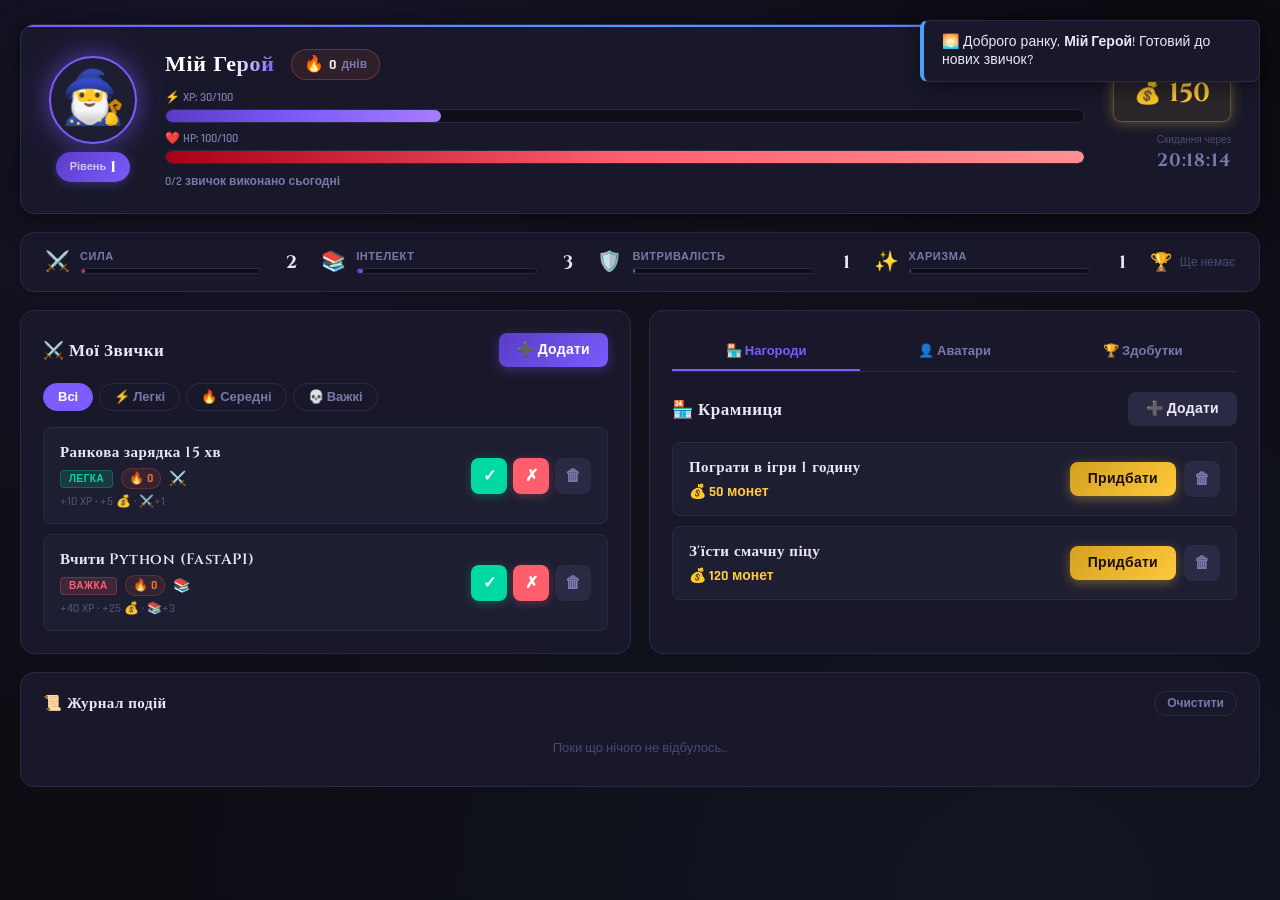
<file: index.html>
<!DOCTYPE html>
<html lang="ua">
<head>
    <meta charset="UTF-8">
    <meta name="viewport" content="width=device-width, initial-scale=1.0">
    <title>HabitRPG — Трекер Звичок</title>
    <link rel="preconnect" href="https://fonts.googleapis.com">
    <link href="https://fonts.googleapis.com/css2?family=Cinzel:wght@400;600;700;900&family=Rajdhani:wght@400;500;600;700&display=swap" rel="stylesheet">
    <link rel="stylesheet" href="style.css">
</head>
<body>

    <div id="toast-container"></div>

    <div class="app-container">

        <!-- ══════════ HEADER ══════════ -->
        <header class="profile-header">

            <div class="avatar-section" id="open-avatar-shop" title="Натисни щоб змінити аватар">
                <div class="avatar-frame">
                    <div class="avatar-display" id="hero-avatar">🧙‍♂️</div>
                    <div class="avatar-edit-badge">✏️</div>
                </div>
                <div class="level-badge">
                    <span class="level-label">Рівень</span>
                    <span id="hero-level" class="level-num">1</span>
                </div>
            </div>

            <div class="hero-info">
                <div class="hero-top-row">
                    <h2 class="hero-name" id="hero-name">Мій Герой</h2>
                    <div class="streak-badge" id="streak-badge">
                        <span class="streak-fire">🔥</span>
                        <span id="streak-count">0</span>
                        <span class="streak-label">днів</span>
                    </div>
                </div>

                <div class="bars-row">
                    <div class="stat-bar-container">
                        <span class="stat-label">⚡ XP: <span id="xp-text">30/100</span></span>
                        <div class="bar-outer">
                            <div id="xp-bar-inner" class="bar-inner xp-color" style="width:30%"></div>
                        </div>
                    </div>
                    <div class="stat-bar-container">
                        <span class="stat-label">❤️ HP: <span id="hp-text">100/100</span></span>
                        <div class="bar-outer">
                            <div id="hp-bar-inner" class="bar-inner hp-color" style="width:100%"></div>
                        </div>
                    </div>
                </div>

                <div class="hero-progress-info" id="habits-progress-text">0/0 звичок виконано сьогодні</div>
            </div>

            <div class="header-right">
                <div class="gold-container">
                    <span class="gold-icon">💰</span>
                    <span id="gold-count" class="gold-value">150</span>
                </div>
                <div class="timer-box">
                    <span class="timer-label">Скидання через</span>
                    <span id="reset-timer" class="timer-value">--:--:--</span>
                </div>
            </div>
        </header>

        <!-- ══════════ CHAR STATS ══════════ -->
        <div class="char-stats-panel">
            <div class="char-stat">
                <span class="char-stat-icon">⚔️</span>
                <div class="char-stat-body">
                    <span class="char-stat-name">Сила</span>
                    <div class="mini-bar-outer">
                        <div class="mini-bar-inner str-color" id="str-bar" style="width:10%"></div>
                    </div>
                </div>
                <span class="char-stat-val" id="str-val">2</span>
            </div>
            <div class="char-stat">
                <span class="char-stat-icon">📚</span>
                <div class="char-stat-body">
                    <span class="char-stat-name">Інтелект</span>
                    <div class="mini-bar-outer">
                        <div class="mini-bar-inner wis-color" id="wis-bar" style="width:15%"></div>
                    </div>
                </div>
                <span class="char-stat-val" id="wis-val">3</span>
            </div>
            <div class="char-stat">
                <span class="char-stat-icon">🛡️</span>
                <div class="char-stat-body">
                    <span class="char-stat-name">Витривалість</span>
                    <div class="mini-bar-outer">
                        <div class="mini-bar-inner end-color" id="end-bar" style="width:5%"></div>
                    </div>
                </div>
                <span class="char-stat-val" id="end-val">1</span>
            </div>
            <div class="char-stat">
                <span class="char-stat-icon">✨</span>
                <div class="char-stat-body">
                    <span class="char-stat-name">Харизма</span>
                    <div class="mini-bar-outer">
                        <div class="mini-bar-inner cha-color" id="cha-bar" style="width:5%"></div>
                    </div>
                </div>
                <span class="char-stat-val" id="cha-val">1</span>
            </div>
            <div class="ach-mini-section">
                <span class="ach-mini-label">🏆</span>
                <div id="achievements-row" class="ach-icons-row"></div>
            </div>
        </div>

        <!-- ══════════ MAIN ══════════ -->
        <main class="main-content">

            <!-- LEFT: Habits -->
            <section class="column-section habits-section">
                <div class="section-header">
                    <h3 class="section-title">⚔️ Мої Звички</h3>
                    <button id="add-habit-btn" class="btn btn-primary">➕ Додати</button>
                </div>
                <div class="filter-row">
                    <button class="filter-btn active" data-filter="all">Всі</button>
                    <button class="filter-btn" data-filter="easy">⚡ Легкі</button>
                    <button class="filter-btn" data-filter="medium">🔥 Середні</button>
                    <button class="filter-btn" data-filter="hard">💀 Важкі</button>
                </div>
                <div id="habits-list" class="cards-list"></div>
            </section>

            <!-- RIGHT: Tabs -->
            <section class="column-section shop-section">
                <div class="tabs-row">
                    <button class="tab-btn active" data-tab="rewards">🏪 Нагороди</button>
                    <button class="tab-btn" data-tab="avatars">👤 Аватари</button>
                    <button class="tab-btn" data-tab="achievements">🏆 Здобутки</button>
                </div>

                <!-- Tab: Rewards -->
                <div id="tab-rewards" class="tab-content">
                    <div class="section-header">
                        <h3 class="section-title">🏪 Крамниця</h3>
                        <button id="add-reward-btn" class="btn btn-secondary">➕ Додати</button>
                    </div>
                    <div id="rewards-list" class="cards-list"></div>
                </div>

                <!-- Tab: Avatar Shop -->
                <div id="tab-avatars" class="tab-content hidden">
                    <div class="section-header">
                        <h3 class="section-title">👤 Магазин Аватарів</h3>
                        <div class="gold-mini">💰 <span id="avatar-gold">0</span></div>
                    </div>
                    <div id="avatar-grid" class="avatar-shop-grid"></div>
                </div>

                <!-- Tab: Achievements -->
                <div id="tab-achievements" class="tab-content hidden">
                    <div class="section-header">
                        <h3 class="section-title">🏆 Досягнення</h3>
                        <span class="ach-count" id="ach-count-label">0/11</span>
                    </div>
                    <div id="achievements-list" class="achievements-grid"></div>
                </div>
            </section>

        </main>

        <!-- ══════════ LOG ══════════ -->
        <div class="activity-log-panel">
            <div class="log-header">
                <h4 class="log-title">📜 Журнал подій</h4>
                <button id="clear-log-btn" class="btn-clear-log">Очистити</button>
            </div>
            <div id="activity-log" class="activity-log">
                <div class="log-empty">Поки що нічого не відбулось...</div>
            </div>
        </div>

    </div><!-- .app-container -->

    <!-- ══════════ MODALS ══════════ -->

    <!-- Add Habit -->
    <div id="habit-modal" class="modal-overlay hidden">
        <div class="modal-window">
            <div class="modal-header">
                <h4 class="modal-title">⚔️ Нова Звичка</h4>
                <button class="modal-close" id="habit-modal-close">✕</button>
            </div>
            <div class="form-group">
                <label for="habit-title">Назва звички</label>
                <input type="text" id="habit-title" placeholder="Наприклад: Пити воду">
            </div>
            <div class="form-group">
                <label for="habit-difficulty">Складність</label>
                <select id="habit-difficulty">
                    <option value="easy">⚡ Легка — +10 XP, +5 💰</option>
                    <option value="medium">🔥 Середня — +20 XP, +12 💰</option>
                    <option value="hard">💀 Важка — +40 XP, +25 💰</option>
                </select>
            </div>
            <div class="form-group">
                <label for="habit-stat">Характеристика зростає</label>
                <select id="habit-stat">
                    <option value="str">⚔️ Сила (фізичні звички)</option>
                    <option value="wis">📚 Мудрість (навчання)</option>
                    <option value="end">🛡️ Витривалість (здоров'я)</option>
                    <option value="cha">✨ Харизма (соціальне)</option>
                </select>
            </div>
            <div class="modal-buttons">
                <button id="habit-modal-cancel" class="btn btn-secondary">Скасувати</button>
                <button id="habit-modal-save" class="btn btn-primary">Зберегти ⚔️</button>
            </div>
        </div>
    </div>

    <!-- Add Reward -->
    <div id="reward-modal" class="modal-overlay hidden">
        <div class="modal-window">
            <div class="modal-header">
                <h4 class="modal-title">🏪 Нова Нагорода</h4>
                <button class="modal-close" id="reward-modal-close">✕</button>
            </div>
            <div class="form-group">
                <label for="reward-title">Назва нагороди</label>
                <input type="text" id="reward-title" placeholder="Наприклад: Переглянути серіал">
            </div>
            <div class="form-group">
                <label for="reward-cost">Вартість (монети 💰)</label>
                <input type="number" id="reward-cost" placeholder="50" min="1">
            </div>
            <div class="modal-buttons">
                <button id="reward-modal-cancel" class="btn btn-secondary">Скасувати</button>
                <button id="reward-modal-save" class="btn btn-primary">Зберегти 🏪</button>
            </div>
        </div>
    </div>

    <!-- Level Up -->
    <div id="levelup-modal" class="modal-overlay hidden">
        <div class="modal-window levelup-window">
            <div class="levelup-stars">✨ ⭐ ✨</div>
            <div class="levelup-text">РІВЕНЬ ВИЩЕ!</div>
            <div class="levelup-num" id="levelup-num">2</div>
            <p class="levelup-desc">Ти став сильнішим! Продовжуй у тому ж дусі, герою!</p>
            <div class="levelup-bonuses" id="levelup-bonuses"></div>
            <button id="levelup-close" class="btn btn-primary">Продовжити ⚔️</button>
        </div>
    </div>

    <script src="script.js"></script>
</body>
</html>
</file>
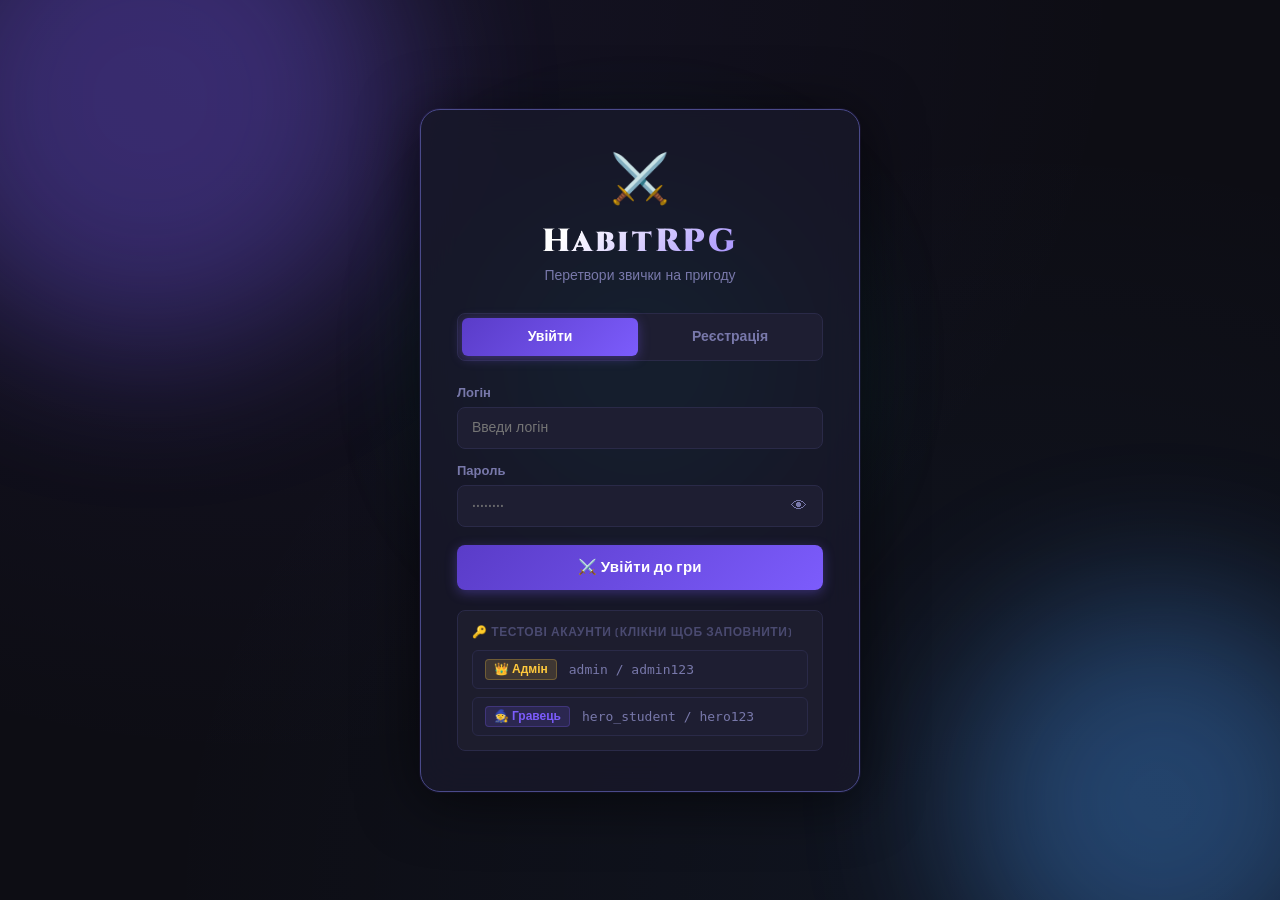
<file: frontend/index.html>
<!DOCTYPE html>
<html lang="ua">
<head>
    <meta charset="UTF-8">
    <meta name="viewport" content="width=device-width, initial-scale=1.0">
    <title>HabitRPG — Трекер Звичок</title>
    <link rel="preconnect" href="https://fonts.googleapis.com">
    <link href="https://fonts.googleapis.com/css2?family=Cinzel:wght@400;600;700;900&family=Rajdhani:wght@400;500;600;700&display=swap" rel="stylesheet">
    <link rel="stylesheet" href="style.css">
</head>
<body>

<div id="toast-container"></div>

<!-- екран авторизації -->
<div id="auth-screen" class="auth-screen">
    <div class="auth-bg">
        <div class="auth-orb auth-orb-1"></div>
        <div class="auth-orb auth-orb-2"></div>
        <div class="auth-orb auth-orb-3"></div>
    </div>
    <div class="auth-card">
        <div class="auth-logo">
            <div class="auth-logo-icon">⚔️</div>
            <h1 class="auth-title">HabitRPG</h1>
            <p class="auth-subtitle">Перетвори звички на пригоду</p>
        </div>

        <div class="auth-tabs">
            <button class="auth-tab active" data-authtab="login">Увійти</button>
            <button class="auth-tab" data-authtab="register">Реєстрація</button>
        </div>

        <!-- логін-панель -->
        <div id="auth-login-panel" class="auth-panel">
            <div class="form-group">
                <label for="login-username">Логін</label>
                <input type="text" id="login-username" placeholder="Введи логін" autocomplete="username">
            </div>
            <div class="form-group">
                <label for="login-password">Пароль</label>
                <div class="input-wrap">
                    <input type="password" id="login-password" placeholder="••••••••" autocomplete="current-password">
                    <button class="toggle-pass" data-target="login-password" tabindex="-1">👁</button>
                </div>
            </div>
            <div id="login-error" class="auth-error hidden"></div>
            <button id="login-btn" class="btn btn-primary btn-full">⚔️ Увійти до гри</button>
            <div class="auth-demo-hint">
                <div class="demo-hint-title">🔑 Тестові акаунти (клікни щоб заповнити)</div>
                <div class="demo-accounts">
                    <div class="demo-acc" id="demo-fill-admin">
                        <span class="demo-role admin-role">👑 Адмін</span>
                        <code>admin / admin123</code>
                    </div>
                    <div class="demo-acc" id="demo-fill-user">
                        <span class="demo-role user-role">🧙 Гравець</span>
                        <code>hero_student / hero123</code>
                    </div>
                </div>
            </div>
        </div>

        <!-- реєстраційна панель -->
        <div id="auth-register-panel" class="auth-panel hidden">
            <div class="form-group">
                <label for="reg-username">Логін <span class="form-hint">(мін. 3 символи)</span></label>
                <input type="text" id="reg-username" placeholder="Придумай логін" autocomplete="username">
            </div>
            <div class="form-group">
                <label for="reg-password">Пароль <span class="form-hint">(мін. 4 символи)</span></label>
                <div class="input-wrap">
                    <input type="password" id="reg-password" placeholder="••••••••" autocomplete="new-password">
                    <button class="toggle-pass" data-target="reg-password" tabindex="-1">👁</button>
                </div>
            </div>
            <div class="form-group">
                <label for="reg-confirm">Підтвердження паролю</label>
                <div class="input-wrap">
                    <input type="password" id="reg-confirm" placeholder="••••••••" autocomplete="new-password">
                    <button class="toggle-pass" data-target="reg-confirm" tabindex="-1">👁</button>
                </div>
            </div>
            <div id="register-error" class="auth-error hidden"></div>
            <button id="register-btn" class="btn btn-primary btn-full">🌟 Створити героя</button>
            <p class="auth-note">Після реєстрації одразу входиш у гру</p>
        </div>
    </div>
</div>

<!-- адмін-панель -->
<div id="admin-panel" class="admin-panel hidden">
    <header class="admin-topbar">
        <div class="admin-topbar-left">
            <span class="admin-logo">⚔️ HabitRPG</span>
            <span class="admin-badge-pill">👑 Адмін-панель</span>
        </div>
        <div class="admin-topbar-right">
            <span class="admin-greeting" id="admin-greeting"></span>
            <button id="admin-play-btn" class="btn btn-sm btn-ghost">🎮 Грати</button>
            <button id="admin-logout-btn" class="btn btn-sm btn-danger-outline">🚪 Вийти</button>
        </div>
    </header>

    <div class="admin-body">
        <!-- статистика -->
        <div class="admin-stats-row">
            <div class="admin-stat-card purple">
                <div class="asc-icon">👥</div>
                <div class="asc-info">
                    <div class="asc-val" id="stat-total-users">0</div>
                    <div class="asc-label">Гравців</div>
                </div>
            </div>
            <div class="admin-stat-card green">
                <div class="asc-icon">🟢</div>
                <div class="asc-info">
                    <div class="asc-val" id="stat-active-today">0</div>
                    <div class="asc-label">Активні сьогодні</div>
                </div>
            </div>
            <div class="admin-stat-card blue">
                <div class="asc-icon">✅</div>
                <div class="asc-info">
                    <div class="asc-val" id="stat-total-habits">0</div>
                    <div class="asc-label">Звичок виконано</div>
                </div>
            </div>
            <div class="admin-stat-card gold">
                <div class="asc-icon">💰</div>
                <div class="asc-info">
                    <div class="asc-val" id="stat-total-gold">0</div>
                    <div class="asc-label">Золото в обігу</div>
                </div>
            </div>
            <div class="admin-stat-card red">
                <div class="asc-icon">🚫</div>
                <div class="asc-info">
                    <div class="asc-val" id="stat-banned">0</div>
                    <div class="asc-label">Заблоковано</div>
                </div>
            </div>
        </div>

        <!-- таблиця користувачів -->
        <div class="admin-table-panel">
            <div class="admin-table-header-row">
                <h3 class="admin-section-title">👥 Гравці</h3>
                <div class="admin-table-controls">
                    <input type="text" id="admin-search" class="admin-search-input" placeholder="🔍 Пошук за логіном...">
                    <select id="admin-filter-role" class="admin-filter-select">
                        <option value="all">Всі ролі</option>
                        <option value="admin">👑 Адміни</option>
                        <option value="user">🧙 Гравці</option>
                    </select>
                    <select id="admin-filter-status" class="admin-filter-select">
                        <option value="all">Всі статуси</option>
                        <option value="active">✅ Активні</option>
                        <option value="banned">🚫 Заблоковані</option>
                    </select>
                </div>
            </div>
            <div class="admin-table-wrap">
                <table class="admin-table">
                    <thead>
                        <tr>
                            <th>Гравець</th>
                            <th>Роль</th>
                            <th>Рівень</th>
                            <th>Золото</th>
                            <th>Стрік 🔥</th>
                            <th>Виконано ✅</th>
                            <th>Статус</th>
                            <th>Приєднався</th>
                            <th>Дії</th>
                        </tr>
                    </thead>
                    <tbody id="admin-users-tbody"></tbody>
                </table>
                <div id="admin-empty" class="admin-empty hidden">Гравців не знайдено</div>
            </div>
        </div>
    </div>
</div>

<!-- головне додаток -->
<div id="main-app" class="app-container hidden">

    <!-- заголовок профілю -->
    <header class="profile-header">
        <div class="avatar-section" id="open-avatar-shop" title="Натисни щоб змінити аватар">
            <div class="avatar-frame">
                <div class="avatar-display" id="hero-avatar">🧙‍♂️</div>
                <div class="avatar-edit-badge">✏️</div>
            </div>
            <div class="level-badge">
                <span class="level-label">Рівень</span>
                <span id="hero-level" class="level-num">1</span>
            </div>
        </div>

        <div class="hero-info">
            <div class="hero-top-row">
                <h2 class="hero-name" id="hero-name">Мій Герой</h2>
                <div class="streak-badge" id="streak-badge">
                    <span class="streak-fire">🔥</span>
                    <span id="streak-count">0</span>
                    <span class="streak-label">днів</span>
                </div>
            </div>
            <div class="bars-row">
                <div class="stat-bar-container">
                    <span class="stat-label">⚡ XP: <span id="xp-text">0/100</span></span>
                    <div class="bar-outer">
                        <div id="xp-bar-inner" class="bar-inner xp-color" style="width:0%"></div>
                    </div>
                </div>
                <div class="stat-bar-container">
                    <span class="stat-label">❤️ HP: <span id="hp-text">100/100</span></span>
                    <div class="bar-outer">
                        <div id="hp-bar-inner" class="bar-inner hp-color" style="width:100%"></div>
                    </div>
                </div>
            </div>
            <div class="hero-progress-info" id="habits-progress-text">0/0 звичок виконано сьогодні</div>
        </div>

        <div class="header-right">
            <div class="gold-container">
                <span class="gold-icon">💰</span>
                <span id="gold-count" class="gold-value">0</span>
            </div>
            <div class="timer-box">
                <span class="timer-label">Скидання через</span>
                <span id="reset-timer" class="timer-value">--:--:--</span>
            </div>
            <div class="header-user-row">
                <div class="header-user-info">
                    <span class="header-user-label" id="header-role-badge">🧙 Гравець</span>
                    <span class="header-username" id="header-username">—</span>
                </div>
                <div class="header-btns">
                    <button id="game-admin-btn" class="btn btn-sm btn-ghost hidden">👑 Адмін</button>
                    <button id="game-logout-btn" class="btn btn-sm btn-danger-outline">🚪 Вийти</button>
                </div>
            </div>
        </div>
    </header>

    <!-- панель характеристик героя -->
    <div class="char-stats-panel">
        <div class="char-stat">
            <span class="char-stat-icon">⚔️</span>
            <div class="char-stat-body">
                <span class="char-stat-name">Сила</span>
                <div class="mini-bar-outer"><div class="mini-bar-inner str-color" id="str-bar" style="width:2%"></div></div>
            </div>
            <span class="char-stat-val" id="str-val">1</span>
        </div>
        <div class="char-stat">
            <span class="char-stat-icon">📚</span>
            <div class="char-stat-body">
                <span class="char-stat-name">Інтелект</span>
                <div class="mini-bar-outer"><div class="mini-bar-inner wis-color" id="wis-bar" style="width:2%"></div></div>
            </div>
            <span class="char-stat-val" id="wis-val">1</span>
        </div>
        <div class="char-stat">
            <span class="char-stat-icon">🛡️</span>
            <div class="char-stat-body">
                <span class="char-stat-name">Витривалість</span>
                <div class="mini-bar-outer"><div class="mini-bar-inner end-color" id="end-bar" style="width:2%"></div></div>
            </div>
            <span class="char-stat-val" id="end-val">1</span>
        </div>
        <div class="char-stat">
            <span class="char-stat-icon">✨</span>
            <div class="char-stat-body">
                <span class="char-stat-name">Харизма</span>
                <div class="mini-bar-outer"><div class="mini-bar-inner cha-color" id="cha-bar" style="width:2%"></div></div>
            </div>
            <span class="char-stat-val" id="cha-val">1</span>
        </div>
        <div class="ach-mini-section">
            <span class="ach-mini-label">🏆</span>
            <div id="achievements-row" class="ach-icons-row"></div>
        </div>
    </div>

    <!-- головна область -->
    <main class="main-content">
        <!-- ліва панель -->
        <section class="column-section habits-section">
            <div class="section-header">
                <h3 class="section-title">⚔️ Мої Звички</h3>
                <button id="add-habit-btn" class="btn btn-primary">➕ Додати</button>
            </div>
            <div class="filter-row">
                <button class="filter-btn active" data-filter="all">Всі</button>
                <button class="filter-btn" data-filter="easy">⚡ Легкі</button>
                <button class="filter-btn" data-filter="medium">🔥 Середні</button>
                <button class="filter-btn" data-filter="hard">💀 Важкі</button>
            </div>
            <div id="habits-list" class="cards-list"></div>
        </section>

        <!-- праві таби -->
        <section class="column-section shop-section">
            <div class="tabs-row">
                <button class="tab-btn active" data-tab="rewards">🏪 Нагороди</button>
                <button class="tab-btn" data-tab="avatars">👤 Аватари</button>
                <button class="tab-btn" data-tab="achievements">🏆 Досягнення</button>
            </div>
            <div id="tab-rewards" class="tab-content">
                <div class="section-header">
                    <h3 class="section-title">🏪 Крамниця</h3>
                    <button id="add-reward-btn" class="btn btn-secondary">➕ Додати</button>
                </div>
                <div id="rewards-list" class="cards-list"></div>
            </div>
            <div id="tab-avatars" class="tab-content hidden">
                <div class="section-header">
                    <h3 class="section-title">👤 Магазин Аватарів</h3>
                    <div class="gold-mini">💰 <span id="avatar-gold">0</span></div>
                </div>
                <div id="avatar-grid" class="avatar-shop-grid"></div>
            </div>
            <div id="tab-achievements" class="tab-content hidden">
                <div class="section-header">
                    <h3 class="section-title">🏆 Досягнення</h3>
                    <span class="ach-count" id="ach-count-label">0/12</span>
                </div>
                <div id="achievements-list" class="achievements-grid"></div>
            </div>
        </section>
    </main>

    <!-- лог активності -->
    <div class="activity-log-panel">
        <div class="log-header">
            <h4 class="log-title">📜 Журнал подій</h4>
            <button id="clear-log-btn" class="btn-clear-log">Очистити</button>
        </div>
        <div id="activity-log" class="activity-log">
            <div class="log-empty">Поки що нічого не відбулось...</div>
        </div>
    </div>

</div><!-- /#main-app -->

<!-- модальні вікна -->

<!-- додати модальне вікно для звички -->
<div id="habit-modal" class="modal-overlay hidden">
    <div class="modal-window">
        <div class="modal-header">
            <h4 class="modal-title">⚔️ Нова Звичка</h4>
            <button class="modal-close" id="habit-modal-close">✕</button>
        </div>
        <div class="form-group">
            <label for="habit-title">Назва звички</label>
            <input type="text" id="habit-title" placeholder="Наприклад: Пити воду">
        </div>
        <div class="form-group">
            <label for="habit-difficulty">Складність</label>
            <select id="habit-difficulty">
                <option value="easy">⚡ Легка — +10 XP, +5 💰</option>
                <option value="medium">🔥 Середня — +20 XP, +12 💰</option>
                <option value="hard">💀 Важка — +40 XP, +25 💰</option>
            </select>
        </div>
        <div class="form-group">
            <label for="habit-stat">Характеристика зростає</label>
            <select id="habit-stat">
                <option value="str">⚔️ Сила (фізичні звички)</option>
                <option value="wis">📚 Інтелект (навчання)</option>
                <option value="end">🛡️ Витривалість (здоров'я)</option>
                <option value="cha">✨ Харизма (соціальне)</option>
            </select>
        </div>
        <div class="modal-buttons">
            <button id="habit-modal-cancel" class="btn btn-secondary">Скасувати</button>
            <button id="habit-modal-save"   class="btn btn-primary">Зберегти ⚔️</button>
        </div>
    </div>
</div>

<!-- додати модальне вікно для нагороди -->
<div id="reward-modal" class="modal-overlay hidden">
    <div class="modal-window">
        <div class="modal-header">
            <h4 class="modal-title">🏪 Нова Нагорода</h4>
            <button class="modal-close" id="reward-modal-close">✕</button>
        </div>
        <div class="form-group">
            <label for="reward-title">Назва нагороди</label>
            <input type="text" id="reward-title" placeholder="Наприклад: Переглянути серіал">
        </div>
        <div class="form-group">
            <label for="reward-cost">Вартість (монети 💰)</label>
            <input type="number" id="reward-cost" placeholder="50" min="1">
        </div>
        <div class="modal-buttons">
            <button id="reward-modal-cancel" class="btn btn-secondary">Скасувати</button>
            <button id="reward-modal-save"   class="btn btn-primary">Зберегти 🏪</button>
        </div>
    </div>
</div>

<!-- модальне вікно підняття рівня -->
<div id="levelup-modal" class="modal-overlay hidden">
    <div class="modal-window levelup-window">
        <div class="levelup-stars">✨ ⭐ ✨</div>
        <div class="levelup-text">РІВЕНЬ ВИЩЕ!</div>
        <div class="levelup-num" id="levelup-num">2</div>
        <p class="levelup-desc">Ти став сильнішим! Продовжуй у тому ж дусі, герою!</p>
        <div class="levelup-bonuses" id="levelup-bonuses"></div>
        <button id="levelup-close" class="btn btn-primary">Продовжити ⚔️</button>
    </div>
</div>

<!-- для адмінського редагування гравця -->
<div id="admin-edit-modal" class="modal-overlay hidden">
    <div class="modal-window">
        <div class="modal-header">
            <h4 class="modal-title" id="admin-edit-title">Редагування гравця</h4>
            <button class="modal-close" id="admin-edit-close">✕</button>
        </div>
        <div id="admin-edit-content"></div>
        <div class="modal-buttons">
            <button id="admin-edit-cancel" class="btn btn-secondary">Скасувати</button>
            <button id="admin-edit-save"   class="btn btn-primary">Зберегти зміни</button>
        </div>
    </div>
</div>

<!-- для перегляду деталей гравця для адміна -->
<div id="user-detail-modal" class="modal-overlay hidden">
    <div class="modal-window modal-wide">
        <div class="modal-header">
            <h4 class="modal-title" id="ud-title">Профіль гравця</h4>
            <button class="modal-close" id="ud-close">✕</button>
        </div>
        <div id="ud-content" class="ud-content"></div>
    </div>
</div>

<script src="script.js"></script>

<!-- модальне вікно смерті -->
<div id="death-modal" class="modal-overlay death-overlay hidden" data-no-close="true">
    <div class="modal death-modal-box">
        <div class="death-skull">💀</div>
        <h2 class="death-title">Ти загинув!</h2>
        <p class="death-subtitle">Твій герой впав у бою...<br>Відпочинь і повернись сильнішим!</p>
        <div class="death-timer-wrap">
            <div class="death-timer-label">Відродження через</div>
            <div id="death-timer" class="death-timer-clock">15:00</div>
            <div class="death-timer-track">
                <div id="death-timer-bar" class="death-timer-fill" style="width:100%"></div>
            </div>
        </div>
        <p class="death-hint">⚔️ Наступного разу не забувай виконувати звички!</p>
    </div>
</div>
</body>
</html>
</file>
<file: style.css>
/* ═══════════════════════════════════════
   HABIT RPG — Enhanced Style
   Dark Fantasy + Glow Aesthetic
═══════════════════════════════════════ */

:root {
    --bg:          #0d0d14;
    --bg2:         #12121e;
    --panel:       #18182a;
    --card:        #1e1e32;
    --card-hover:  #242440;
    --border:      #2a2a48;
    --border-glow: #4a4a8a;

    --text:        #e8e8f8;
    --text-muted:  #7878aa;
    --text-dim:    #4a4a70;

    --purple:      #7c5cfc;
    --purple-dark: #5a3cc8;
    --purple-glow: rgba(124,92,252,0.35);
    --blue:        #4a9eff;
    --blue-glow:   rgba(74,158,255,0.3);
    --green:       #00d9a3;
    --green-glow:  rgba(0,217,163,0.3);
    --red:         #ff5f6d;
    --red-glow:    rgba(255,95,109,0.3);
    --gold:        #ffc93c;
    --gold-dark:   #d4a020;
    --gold-glow:   rgba(255,201,60,0.35);
    --teal:        #00cfb4;

    /* Rarity colors */
    --common:      #9a9ab0;
    --uncommon:    #00d9a3;
    --rare:        #4a9eff;
    --epic:        #c07cff;
    --legendary:   #ffc93c;

    --radius:      14px;
    --radius-sm:   8px;
    --shadow:      0 4px 24px rgba(0,0,0,0.5);
}

* { box-sizing: border-box; margin: 0; padding: 0; }

body {
    background-color: var(--bg);
    background-image:
        radial-gradient(ellipse at 20% 0%, rgba(124,92,252,0.08) 0%, transparent 60%),
        radial-gradient(ellipse at 80% 100%, rgba(74,158,255,0.06) 0%, transparent 60%);
    color: var(--text);
    font-family: 'Rajdhani', 'Segoe UI', sans-serif;
    font-size: 15px;
    min-height: 100vh;
    padding: 24px 20px 40px;
    display: flex;
    justify-content: center;
}

h1,h2,h3,h4,h5 {
    font-family: 'Cinzel', Georgia, serif;
    font-weight: 700;
    letter-spacing: 0.03em;
}

.app-container {
    width: 100%;
    max-width: 1260px;
    display: flex;
    flex-direction: column;
    gap: 18px;
}

/* ═══ TOAST ═══ */
#toast-container {
    position: fixed;
    top: 20px;
    right: 20px;
    z-index: 9999;
    display: flex;
    flex-direction: column;
    gap: 10px;
    pointer-events: none;
}
.toast {
    background: var(--panel);
    border: 1px solid var(--border);
    border-left: 4px solid var(--purple);
    color: var(--text);
    padding: 12px 18px;
    border-radius: var(--radius-sm);
    font-size: 14px;
    font-family: 'Rajdhani', sans-serif;
    font-weight: 500;
    max-width: 340px;
    opacity: 0;
    transform: translateX(30px);
    transition: opacity 0.3s, transform 0.3s;
    box-shadow: var(--shadow);
    pointer-events: auto;
}
.toast.toast-visible { opacity: 1; transform: translateX(0); }
.toast-success { border-left-color: var(--green); }
.toast-danger  { border-left-color: var(--red); }
.toast-warning { border-left-color: var(--gold); }
.toast-achievement { border-left-color: var(--legendary); background: #1e1a00; }
.toast-info    { border-left-color: var(--blue); }

/* ═══ PROFILE HEADER ═══ */
.profile-header {
    background: var(--panel);
    border: 1px solid var(--border);
    border-radius: var(--radius);
    padding: 24px 28px;
    display: flex;
    align-items: center;
    gap: 28px;
    box-shadow: var(--shadow), inset 0 1px 0 rgba(255,255,255,0.04);
    position: relative;
    overflow: hidden;
}
.profile-header::before {
    content: '';
    position: absolute;
    top: 0; left: 0; right: 0;
    height: 2px;
    background: linear-gradient(90deg, var(--purple), var(--blue), var(--purple));
}

/* Avatar */
.avatar-section {
    cursor: pointer;
    display: flex;
    flex-direction: column;
    align-items: center;
    gap: 8px;
    flex-shrink: 0;
}
.avatar-frame {
    position: relative;
    width: 88px;
    height: 88px;
    border-radius: 50%;
    background: var(--card);
    border: 2px solid var(--purple);
    display: flex;
    align-items: center;
    justify-content: center;
    box-shadow: 0 0 20px var(--purple-glow), 0 0 40px var(--purple-glow);
    transition: box-shadow 0.3s, border-color 0.3s;
}
.avatar-section:hover .avatar-frame {
    border-color: var(--blue);
    box-shadow: 0 0 24px var(--blue-glow), 0 0 50px var(--blue-glow);
}
.avatar-display {
    font-size: 52px;
    line-height: 1;
    user-select: none;
}
.avatar-edit-badge {
    position: absolute;
    bottom: 0; right: 0;
    background: var(--purple);
    border-radius: 50%;
    width: 26px; height: 26px;
    display: flex; align-items: center; justify-content: center;
    font-size: 12px;
    border: 2px solid var(--panel);
    opacity: 0;
    transition: opacity 0.2s;
}
.avatar-section:hover .avatar-edit-badge { opacity: 1; }
.level-badge {
    background: linear-gradient(135deg, var(--purple-dark), var(--purple));
    padding: 4px 14px;
    border-radius: 20px;
    display: flex;
    align-items: center;
    gap: 4px;
    box-shadow: 0 2px 10px var(--purple-glow);
}
.level-label { font-size: 11px; color: rgba(255,255,255,0.7); font-weight: 600; }
.level-num   { font-size: 16px; font-weight: 700; color: #fff; font-family: 'Cinzel', serif; }

/* Hero Info */
.hero-info { flex: 1; display: flex; flex-direction: column; gap: 10px; }
.hero-top-row { display: flex; align-items: center; gap: 16px; }
.hero-name {
    font-size: 22px;
    color: var(--text);
    font-family: 'Cinzel', serif;
    background: linear-gradient(90deg, #fff 60%, var(--purple));
    -webkit-background-clip: text;
    -webkit-text-fill-color: transparent;
    background-clip: text;
}

/* Streak */
.streak-badge {
    display: flex;
    align-items: center;
    gap: 5px;
    background: rgba(255, 100, 50, 0.1);
    border: 1px solid rgba(255, 100, 50, 0.3);
    padding: 4px 12px;
    border-radius: 20px;
    font-size: 14px;
    font-weight: 700;
}
.streak-fire { font-size: 16px; }
.streak-label { color: var(--text-muted); font-size: 12px; }
.streak-badge.streak-epic {
    border-color: var(--gold);
    background: rgba(255,201,60,0.15);
    animation: streakPulse 2s ease infinite;
}
@keyframes streakPulse {
    0%, 100% { box-shadow: 0 0 8px rgba(255,201,60,0.2); }
    50%       { box-shadow: 0 0 18px rgba(255,201,60,0.5); }
}

/* Bars */
.bars-row { display: flex; flex-direction: column; gap: 8px; }
.stat-bar-container { display: flex; flex-direction: column; gap: 4px; }
.stat-label { font-size: 12px; color: var(--text-muted); font-weight: 600; }
.bar-outer {
    background: rgba(0,0,0,0.4);
    height: 14px;
    border-radius: 7px;
    overflow: hidden;
    border: 1px solid var(--border);
}
.bar-inner {
    height: 100%;
    border-radius: 7px;
    transition: width 0.6s cubic-bezier(0.4,0,0.2,1);
    position: relative;
    overflow: hidden;
}
.bar-inner::after {
    content: '';
    position: absolute;
    top: 0; left: -100%;
    width: 60%;
    height: 100%;
    background: linear-gradient(90deg, transparent, rgba(255,255,255,0.25), transparent);
    animation: shimmer 2.5s ease infinite;
}
@keyframes shimmer {
    0%   { left: -100%; }
    100% { left: 200%; }
}
.xp-color  { background: linear-gradient(90deg, var(--purple-dark), var(--purple), #a77cff); }
.hp-color  { background: linear-gradient(90deg, #a80018, var(--red), #ff9090); }
.hp-color.hp-warning  { background: linear-gradient(90deg, #a86000, var(--gold)); }
.hp-color.hp-critical {
    background: linear-gradient(90deg, #400000, var(--red));
    animation: hpBlink 1s ease infinite;
}
@keyframes hpBlink {
    0%, 100% { opacity: 1; }
    50% { opacity: 0.5; }
}

.hero-progress-info {
    font-size: 12px;
    color: var(--text-muted);
    font-weight: 600;
}

/* Header Right */
.header-right { display: flex; flex-direction: column; gap: 12px; align-items: flex-end; }
.gold-container {
    display: flex;
    align-items: center;
    gap: 8px;
    background: rgba(255,201,60,0.08);
    border: 1px solid rgba(255,201,60,0.3);
    padding: 10px 20px;
    border-radius: var(--radius-sm);
    box-shadow: 0 0 14px var(--gold-glow);
}
.gold-icon  { font-size: 22px; }
.gold-value { font-size: 26px; font-weight: 700; color: var(--gold); font-family: 'Cinzel', serif; }
.timer-box { text-align: right; }
.timer-label { font-size: 10px; color: var(--text-dim); display: block; margin-bottom: 2px; }
.timer-value { font-size: 18px; font-weight: 700; color: var(--text-muted); font-family: 'Cinzel', serif; letter-spacing: 0.05em; }

/* ═══ CHAR STATS PANEL ═══ */
.char-stats-panel {
    background: var(--panel);
    border: 1px solid var(--border);
    border-radius: var(--radius);
    padding: 16px 24px;
    display: flex;
    align-items: center;
    gap: 24px;
    flex-wrap: wrap;
}
.char-stat { display: flex; align-items: center; gap: 10px; flex: 1; min-width: 160px; }
.char-stat-icon { font-size: 20px; }
.char-stat-body { flex: 1; display: flex; flex-direction: column; gap: 4px; }
.char-stat-name { font-size: 11px; color: var(--text-muted); font-weight: 600; text-transform: uppercase; letter-spacing: 0.05em; }
.mini-bar-outer {
    height: 6px;
    background: rgba(0,0,0,0.4);
    border-radius: 3px;
    overflow: hidden;
    border: 1px solid var(--border);
}
.mini-bar-inner {
    height: 100%;
    border-radius: 3px;
    transition: width 0.6s cubic-bezier(0.4,0,0.2,1);
}
.str-color { background: linear-gradient(90deg, #a00020, var(--red)); }
.wis-color { background: linear-gradient(90deg, var(--purple-dark), var(--purple)); }
.end-color { background: linear-gradient(90deg, #006060, var(--teal)); }
.cha-color { background: linear-gradient(90deg, #8000a0, var(--epic)); }
.char-stat-val { font-size: 18px; font-weight: 700; color: var(--text); font-family: 'Cinzel', serif; min-width: 26px; text-align: right; }

/* Achievements mini */
.ach-mini-section { display: flex; align-items: center; gap: 8px; margin-left: auto; }
.ach-mini-label { font-size: 18px; }
.ach-icons-row { display: flex; gap: 6px; }
.ach-icon-mini {
    font-size: 20px;
    background: rgba(255,255,255,0.05);
    border: 1px solid var(--border);
    border-radius: 6px;
    padding: 4px;
    cursor: default;
    transition: transform 0.2s;
}
.ach-icon-mini:hover { transform: scale(1.3); }
.ach-empty { font-size: 12px; color: var(--text-dim); }

/* ═══ MAIN LAYOUT ═══ */
.main-content { display: flex; flex-wrap: wrap; gap: 18px; }
.column-section {
    flex: 1;
    min-width: 340px;
    background: var(--panel);
    border: 1px solid var(--border);
    border-radius: var(--radius);
    padding: 22px;
    display: flex;
    flex-direction: column;
    gap: 16px;
}
.section-header { display: flex; justify-content: space-between; align-items: center; }
.section-title { font-size: 17px; color: var(--text); font-family: 'Cinzel', serif; }

/* Filters */
.filter-row { display: flex; gap: 6px; flex-wrap: wrap; }
.filter-btn {
    padding: 5px 14px;
    border-radius: 20px;
    border: 1px solid var(--border);
    background: transparent;
    color: var(--text-muted);
    font-size: 13px;
    font-weight: 600;
    cursor: pointer;
    font-family: 'Rajdhani', sans-serif;
    transition: all 0.2s;
}
.filter-btn:hover { border-color: var(--border-glow); color: var(--text); }
.filter-btn.active { background: var(--purple); border-color: var(--purple); color: #fff; }

/* Tabs */
.tabs-row { display: flex; border-bottom: 1px solid var(--border); margin-bottom: 4px; }
.tab-btn {
    flex: 1;
    padding: 10px 6px;
    border: none;
    background: transparent;
    color: var(--text-muted);
    font-size: 13px;
    font-weight: 700;
    cursor: pointer;
    font-family: 'Rajdhani', sans-serif;
    border-bottom: 2px solid transparent;
    transition: all 0.2s;
    white-space: nowrap;
}
.tab-btn:hover { color: var(--text); }
.tab-btn.active { color: var(--purple); border-bottom-color: var(--purple); }
.tab-content { display: flex; flex-direction: column; gap: 16px; }
.tab-content.hidden { display: none; }

/* ═══ CARDS ═══ */
.cards-list { display: flex; flex-direction: column; gap: 10px; }
.card {
    background: var(--card);
    border: 1px solid var(--border);
    border-radius: var(--radius-sm);
    padding: 14px 16px;
    display: flex;
    justify-content: space-between;
    align-items: center;
    gap: 12px;
    transition: transform 0.2s, border-color 0.2s, box-shadow 0.2s;
}
.card:hover { transform: translateY(-2px); border-color: var(--border-glow); box-shadow: 0 6px 20px rgba(0,0,0,0.4); }
.card-info { flex: 1; display: flex; flex-direction: column; gap: 5px; }
.card-title { font-size: 15px; font-weight: 600; color: var(--text); }
.card-meta { display: flex; align-items: center; gap: 8px; flex-wrap: wrap; }
.habit-rewards { font-size: 12px; color: var(--text-dim); font-weight: 600; }

/* Habit streak & stat mini */
.habit-streak-mini {
    font-size: 12px;
    color: rgba(255, 120, 50, 0.9);
    font-weight: 700;
    background: rgba(255,100,50,0.1);
    padding: 2px 7px;
    border-radius: 10px;
    border: 1px solid rgba(255,100,50,0.2);
}
.habit-stat-mini { font-size: 14px; }

/* Habit done state */
.habit-card.habit-done { opacity: 0.55; }
.habit-card.habit-done .card-title { text-decoration: line-through; }
.habit-card.habit-done .btn-success { background: #2a5a40 !important; cursor: default; }

/* Badges */
.badge {
    font-size: 10px;
    padding: 2px 8px;
    border-radius: 4px;
    font-weight: 700;
    text-transform: uppercase;
    letter-spacing: 0.05em;
}
.badge-easy   { background: rgba(0,217,163,0.15); color: var(--green); border: 1px solid rgba(0,217,163,0.25); }
.badge-medium { background: rgba(255,201,60,0.15); color: var(--gold); border: 1px solid rgba(255,201,60,0.25); }
.badge-hard   { background: rgba(255,95,109,0.15); color: var(--red); border: 1px solid rgba(255,95,109,0.25); }

/* Card Actions */
.card-actions { display: flex; gap: 6px; align-items: center; }
.action-btn {
    border: none;
    width: 36px; height: 36px;
    border-radius: var(--radius-sm);
    font-size: 16px;
    font-weight: 700;
    cursor: pointer;
    color: white;
    transition: opacity 0.2s, transform 0.15s;
    display: flex; align-items: center; justify-content: center;
}
.action-btn:hover { opacity: 0.85; transform: scale(1.08); }
.btn-success { background: var(--green); box-shadow: 0 2px 10px var(--green-glow); }
.btn-danger  { background: var(--red);   box-shadow: 0 2px 10px var(--red-glow); }
.btn-delete  { background: #2a2a44; color: var(--text-muted); box-shadow: none; }
.btn-delete:hover { background: var(--red); color: white; }

/* Reward specific */
.reward-actions { display: flex; gap: 8px; align-items: center; }
.reward-cost {
    font-size: 14px;
    color: var(--gold);
    font-weight: 700;
}

/* ═══ BUTTONS ═══ */
.btn {
    padding: 8px 18px;
    border-radius: var(--radius-sm);
    border: none;
    font-weight: 700;
    cursor: pointer;
    font-family: 'Rajdhani', sans-serif;
    font-size: 14px;
    letter-spacing: 0.02em;
    transition: all 0.2s;
}
.btn-primary {
    background: linear-gradient(135deg, var(--purple-dark), var(--purple));
    color: white;
    box-shadow: 0 3px 12px var(--purple-glow);
}
.btn-primary:hover { background: linear-gradient(135deg, var(--purple), #9a7cff); transform: translateY(-1px); }
.btn-secondary { background: #2a2a44; color: var(--text); }
.btn-secondary:hover { background: #333355; }
.btn-buy {
    background: linear-gradient(135deg, var(--gold-dark), var(--gold));
    color: #1a1000;
    font-weight: 700;
    box-shadow: 0 3px 12px var(--gold-glow);
}
.btn-buy:hover { transform: translateY(-1px); filter: brightness(1.1); }
.btn-buy.btn-buy-disabled {
    opacity: 0.4;
    cursor: not-allowed;
    transform: none;
    filter: none;
}

/* ═══ AVATAR SHOP ═══ */
.gold-mini { font-size: 16px; font-weight: 700; color: var(--gold); }
.avatar-shop-grid {
    display: grid;
    grid-template-columns: repeat(auto-fill, minmax(130px, 1fr));
    gap: 12px;
}
.avatar-card {
    background: var(--card);
    border-radius: var(--radius-sm);
    padding: 16px 12px;
    display: flex;
    flex-direction: column;
    align-items: center;
    gap: 8px;
    border: 1px solid var(--border);
    transition: all 0.25s;
    text-align: center;
}
.avatar-card:hover { transform: translateY(-3px); border-color: var(--border-glow); }
.avatar-card.avatar-equipped {
    border-color: var(--gold);
    box-shadow: 0 0 16px var(--gold-glow);
    background: rgba(255,201,60,0.06);
}
.avatar-card-emoji { font-size: 42px; line-height: 1; }
.avatar-card-name  { font-size: 13px; font-weight: 700; color: var(--text); }
.rarity-label-common    { font-size: 11px; color: var(--common); }
.rarity-label-uncommon  { font-size: 11px; color: var(--uncommon); }
.rarity-label-rare      { font-size: 11px; color: var(--rare); }
.rarity-label-epic      { font-size: 11px; color: var(--epic); }
.rarity-label-legendary { font-size: 11px; color: var(--legendary); font-weight: 700; }

.rarity-uncommon  { border-color: rgba(0,217,163,0.2); }
.rarity-rare      { border-color: rgba(74,158,255,0.2); }
.rarity-epic      { border-color: rgba(192,124,255,0.2); }
.rarity-legendary {
    border-color: rgba(255,201,60,0.3);
    box-shadow: inset 0 0 20px rgba(255,201,60,0.04);
}

.btn-equip {
    padding: 6px 14px;
    border-radius: var(--radius-sm);
    border: 1px solid var(--purple);
    background: transparent;
    color: var(--purple);
    font-size: 13px;
    font-weight: 700;
    cursor: pointer;
    font-family: 'Rajdhani', sans-serif;
    transition: all 0.2s;
}
.btn-equip:hover { background: var(--purple); color: white; }
.btn-equipped {
    padding: 6px 14px;
    border-radius: var(--radius-sm);
    border: 1px solid var(--gold);
    background: rgba(255,201,60,0.1);
    color: var(--gold);
    font-size: 13px;
    font-weight: 700;
    cursor: default;
    font-family: 'Rajdhani', sans-serif;
}
.btn-buy-avatar {
    padding: 6px 12px;
    border-radius: var(--radius-sm);
    border: none;
    background: linear-gradient(135deg, var(--gold-dark), var(--gold));
    color: #1a1000;
    font-size: 13px;
    font-weight: 700;
    cursor: pointer;
    font-family: 'Rajdhani', sans-serif;
    transition: all 0.2s;
    box-shadow: 0 2px 8px var(--gold-glow);
}
.btn-buy-avatar:hover { filter: brightness(1.1); transform: translateY(-1px); }
.btn-buy-avatar.btn-buy-disabled { opacity: 0.4; cursor: not-allowed; filter: none; transform: none; }

/* ═══ ACHIEVEMENTS ═══ */
.ach-count { font-size: 14px; color: var(--text-muted); font-weight: 600; }
.achievements-grid { display: flex; flex-direction: column; gap: 10px; }
.ach-card {
    display: flex;
    align-items: center;
    gap: 14px;
    padding: 12px 14px;
    border-radius: var(--radius-sm);
    border: 1px solid var(--border);
    background: var(--card);
    transition: all 0.2s;
}
.ach-card.ach-unlocked {
    border-color: rgba(255,201,60,0.3);
    background: rgba(255,201,60,0.05);
}
.ach-card.ach-locked { opacity: 0.4; }
.ach-icon-big { font-size: 28px; flex-shrink: 0; }
.ach-info { flex: 1; }
.ach-name { font-size: 14px; font-weight: 700; color: var(--text); }
.ach-desc { font-size: 12px; color: var(--text-muted); margin-top: 2px; }

/* ═══ ACTIVITY LOG ═══ */
.activity-log-panel {
    background: var(--panel);
    border: 1px solid var(--border);
    border-radius: var(--radius);
    padding: 18px 22px;
}
.log-header { display: flex; justify-content: space-between; align-items: center; margin-bottom: 12px; }
.log-title { font-size: 15px; font-family: 'Cinzel', serif; }
.btn-clear-log {
    background: none;
    border: 1px solid var(--border);
    color: var(--text-muted);
    font-size: 12px;
    padding: 4px 12px;
    border-radius: 20px;
    cursor: pointer;
    font-family: 'Rajdhani', sans-serif;
    font-weight: 600;
    transition: all 0.2s;
}
.btn-clear-log:hover { border-color: var(--red); color: var(--red); }
.activity-log {
    display: flex;
    flex-direction: column;
    gap: 6px;
    max-height: 160px;
    overflow-y: auto;
    scrollbar-width: thin;
    scrollbar-color: var(--border) transparent;
}
.activity-log::-webkit-scrollbar { width: 4px; }
.activity-log::-webkit-scrollbar-thumb { background: var(--border); border-radius: 2px; }
.log-entry {
    display: flex;
    gap: 12px;
    align-items: flex-start;
    font-size: 13px;
    animation: logFadeIn 0.3s ease;
}
@keyframes logFadeIn {
    from { opacity: 0; transform: translateY(-6px); }
    to   { opacity: 1; transform: translateY(0); }
}
.log-time { color: var(--text-dim); font-size: 11px; flex-shrink: 0; padding-top: 2px; }
.log-msg  { color: var(--text-muted); line-height: 1.4; }
.log-empty { font-size: 13px; color: var(--text-dim); text-align: center; padding: 12px 0; }

/* Empty states */
.empty-state {
    text-align: center;
    color: var(--text-dim);
    font-size: 14px;
    padding: 30px 0;
    border: 2px dashed var(--border);
    border-radius: var(--radius-sm);
}

/* ═══ MODALS ═══ */
.modal-overlay {
    position: fixed;
    inset: 0;
    background: rgba(0,0,0,0.75);
    backdrop-filter: blur(4px);
    display: flex;
    justify-content: center;
    align-items: center;
    z-index: 500;
    padding: 20px;
}
.modal-window {
    background: var(--panel);
    border: 1px solid var(--border-glow);
    border-radius: var(--radius);
    padding: 28px;
    width: 100%;
    max-width: 420px;
    box-shadow: 0 8px 40px rgba(0,0,0,0.7), 0 0 0 1px rgba(124,92,252,0.1);
    animation: modalIn 0.25s cubic-bezier(0.4,0,0.2,1);
}
@keyframes modalIn {
    from { opacity: 0; transform: scale(0.94) translateY(10px); }
    to   { opacity: 1; transform: scale(1) translateY(0); }
}
.modal-header { display: flex; justify-content: space-between; align-items: center; margin-bottom: 20px; }
.modal-title { font-size: 18px; font-family: 'Cinzel', serif; }
.modal-close {
    background: none;
    border: 1px solid var(--border);
    color: var(--text-muted);
    width: 30px; height: 30px;
    border-radius: 50%;
    cursor: pointer;
    font-size: 14px;
    display: flex; align-items: center; justify-content: center;
    transition: all 0.2s;
}
.modal-close:hover { border-color: var(--red); color: var(--red); }
.form-group { display: flex; flex-direction: column; gap: 6px; margin-bottom: 16px; }
.form-group label { font-size: 13px; color: var(--text-muted); font-weight: 600; }
.form-group input,
.form-group select {
    padding: 11px 14px;
    border-radius: var(--radius-sm);
    border: 1px solid var(--border);
    background: var(--card);
    color: var(--text);
    font-size: 14px;
    font-family: 'Rajdhani', sans-serif;
    font-weight: 500;
    transition: border-color 0.2s;
    outline: none;
}
.form-group input:focus,
.form-group select:focus { border-color: var(--purple); }
.form-group select option { background: var(--card); }
.modal-buttons { display: flex; justify-content: flex-end; gap: 10px; margin-top: 22px; }

/* Level Up Modal */
.levelup-window {
    text-align: center;
    border-color: var(--gold);
    box-shadow: 0 0 40px var(--gold-glow), 0 8px 40px rgba(0,0,0,0.7);
}
.levelup-stars {
    font-size: 28px;
    animation: starSpin 1.5s ease infinite;
    margin-bottom: 12px;
}
@keyframes starSpin {
    0%,100% { transform: scale(1); }
    50% { transform: scale(1.15); }
}
.levelup-text {
    font-family: 'Cinzel', serif;
    font-size: 24px;
    font-weight: 900;
    color: var(--gold);
    letter-spacing: 0.1em;
    text-shadow: 0 0 20px var(--gold-glow);
}
.levelup-num {
    font-family: 'Cinzel', serif;
    font-size: 72px;
    font-weight: 900;
    color: var(--gold);
    line-height: 1;
    text-shadow: 0 0 30px var(--gold-glow);
    margin: 8px 0;
}
.levelup-desc { font-size: 14px; color: var(--text-muted); margin-bottom: 12px; }
.levelup-bonuses {
    display: flex;
    justify-content: center;
    gap: 14px;
    flex-wrap: wrap;
    margin-bottom: 20px;
    font-size: 14px;
    font-weight: 700;
    color: var(--green);
}

/* HIDDEN util */
.hidden { display: none !important; }

/* ═══ RESPONSIVE ═══ */
@media (max-width: 700px) {
    body { padding: 12px; }
    .profile-header { flex-wrap: wrap; gap: 16px; }
    .hero-info { order: 2; width: 100%; }
    .header-right { flex-direction: row; align-items: center; justify-content: space-between; order: 3; width: 100%; }
    .avatar-shop-grid { grid-template-columns: repeat(auto-fill, minmax(110px, 1fr)); }
    .char-stats-panel { gap: 14px; }
    .ach-mini-section { margin-left: 0; width: 100%; }
}
</file>
<file: frontend/style.css>
/* ═══════════════════════════════════════════════
   HabitRPG
   Dark Fantasy + аутентифікація + адмінка
═══════════════════════════════════════════════ */

:root {
    --bg:           #0d0d14;
    --bg2:          #12121e;
    --panel:        #18182a;
    --card:         #1e1e32;
    --card-hover:   #242440;
    --border:       #2a2a48;
    --border-glow:  #4a4a8a;

    --text:         #e8e8f8;
    --text-muted:   #7878aa;
    --text-dim:     #4a4a70;

    --purple:       #7c5cfc;
    --purple-dark:  #5a3cc8;
    --purple-glow:  rgba(124,92,252,0.35);
    --blue:         #4a9eff;
    --blue-glow:    rgba(74,158,255,0.3);
    --green:        #00d9a3;
    --green-glow:   rgba(0,217,163,0.3);
    --red:          #ff5f6d;
    --red-glow:     rgba(255,95,109,0.3);
    --gold:         #ffc93c;
    --gold-dark:    #d4a020;
    --gold-glow:    rgba(255,201,60,0.35);
    --teal:         #00cfb4;
    --common:       #9a9ab0;
    --uncommon:     #00d9a3;
    --rare:         #4a9eff;
    --epic:         #c07cff;
    --legendary:    #ffc93c;

    --radius:       14px;
    --radius-sm:    8px;
    --shadow:       0 4px 24px rgba(0,0,0,0.5);
}

/* збиття */
* { box-sizing: border-box; margin: 0; padding: 0; }

body {
    background-color: var(--bg);
    background-image:
        radial-gradient(ellipse at 20% 0%, rgba(124,92,252,0.08) 0%, transparent 60%),
        radial-gradient(ellipse at 80% 100%, rgba(74,158,255,0.06) 0%, transparent 60%);
    color: var(--text);
    font-family: 'Rajdhani', 'Segoe UI', sans-serif;
    font-size: 15px;
    min-height: 100vh;
}

h1,h2,h3,h4,h5 {
    font-family: 'Cinzel', Georgia, serif;
    font-weight: 700;
    letter-spacing: 0.03em;
}

/* збиття */
#toast-container {
    position: fixed; top: 20px; right: 20px;
    z-index: 9999;
    display: flex; flex-direction: column; gap: 10px;
    pointer-events: none;
}
.toast {
    background: var(--panel);
    border: 1px solid var(--border);
    border-left: 4px solid var(--purple);
    color: var(--text);
    padding: 12px 18px;
    border-radius: var(--radius-sm);
    font-size: 14px;
    font-family: 'Rajdhani', sans-serif;
    font-weight: 500;
    max-width: 340px;
    opacity: 0;
    transform: translateX(30px);
    transition: opacity 0.3s, transform 0.3s;
    box-shadow: var(--shadow);
    pointer-events: auto;
}
.toast.toast-visible    { opacity: 1; transform: translateX(0); }
.toast-success          { border-left-color: var(--green); }
.toast-danger           { border-left-color: var(--red); }
.toast-warning          { border-left-color: var(--gold); }
.toast-achievement      { border-left-color: var(--legendary); background: #1a1800; }
.toast-info             { border-left-color: var(--blue); }

/* ═══════════════════════════════════════════════
   екран аутентифікації
═══════════════════════════════════════════════ */
.auth-screen {
    min-height: 100vh;
    display: flex;
    align-items: center;
    justify-content: center;
    padding: 24px;
    position: relative;
    overflow: hidden;
}

/* анімовані фонові кулі */
.auth-bg { position: fixed; inset: 0; pointer-events: none; z-index: 0; }
.auth-orb {
    position: absolute;
    border-radius: 50%;
    filter: blur(80px);
    opacity: 0.35;
    animation: orbFloat 8s ease-in-out infinite;
}
.auth-orb-1 { width: 500px; height: 500px; background: var(--purple); top: -150px; left: -100px; animation-delay: 0s; }
.auth-orb-2 { width: 400px; height: 400px; background: var(--blue);   bottom: -100px; right: -80px; animation-delay: 3s; }
.auth-orb-3 { width: 300px; height: 300px; background: var(--teal);   top: 40%; left: 50%; transform: translate(-50%,-50%); animation-delay: 1.5s; }
@keyframes orbFloat {
    0%,100% { transform: translateY(0) scale(1); }
    50%      { transform: translateY(-30px) scale(1.05); }
}

.auth-card {
    position: relative; z-index: 1;
    background: rgba(24, 24, 42, 0.85);
    backdrop-filter: blur(20px);
    border: 1px solid var(--border-glow);
    border-radius: 20px;
    padding: 40px 36px;
    width: 100%;
    max-width: 440px;
    box-shadow: 0 8px 60px rgba(0,0,0,0.6), 0 0 0 1px rgba(124,92,252,0.1);
}

.auth-logo { text-align: center; margin-bottom: 28px; }
.auth-logo-icon { font-size: 48px; display: block; margin-bottom: 8px; }
.auth-title {
    font-size: 32px;
    font-family: 'Cinzel', serif;
    font-weight: 900;
    background: linear-gradient(135deg, #fff 30%, var(--purple));
    -webkit-background-clip: text;
    -webkit-text-fill-color: transparent;
    background-clip: text;
    letter-spacing: 0.08em;
}
.auth-subtitle { font-size: 14px; color: var(--text-muted); margin-top: 4px; }

/* таби аутентифікації */
.auth-tabs {
    display: flex;
    background: var(--card);
    border-radius: var(--radius-sm);
    padding: 4px;
    gap: 4px;
    margin-bottom: 24px;
    border: 1px solid var(--border);
}
.auth-tab {
    flex: 1;
    padding: 10px;
    border: none;
    background: transparent;
    color: var(--text-muted);
    font-size: 14px;
    font-weight: 700;
    font-family: 'Rajdhani', sans-serif;
    border-radius: 6px;
    cursor: pointer;
    transition: all 0.2s;
}
.auth-tab:hover { color: var(--text); }
.auth-tab.active {
    background: linear-gradient(135deg, var(--purple-dark), var(--purple));
    color: #fff;
    box-shadow: 0 2px 12px var(--purple-glow);
}

.auth-panel { display: flex; flex-direction: column; gap: 0; }
.auth-error {
    background: rgba(255,95,109,0.12);
    border: 1px solid rgba(255,95,109,0.35);
    color: var(--red);
    padding: 10px 14px;
    border-radius: var(--radius-sm);
    font-size: 13px;
    font-weight: 600;
    margin-bottom: 12px;
}

/* демонстраційна підказка */
.auth-demo-hint {
    margin-top: 20px;
    background: rgba(255,255,255,0.03);
    border: 1px solid var(--border);
    border-radius: var(--radius-sm);
    padding: 14px;
}
.demo-hint-title { font-size: 12px; color: var(--text-dim); margin-bottom: 10px; font-weight: 700; text-transform: uppercase; letter-spacing: 0.05em; }
.demo-accounts { display: flex; flex-direction: column; gap: 8px; }
.demo-acc {
    display: flex; align-items: center; gap: 12px;
    padding: 8px 12px;
    background: var(--card);
    border: 1px solid var(--border);
    border-radius: 6px;
    cursor: pointer;
    transition: border-color 0.2s, background 0.2s;
}
.demo-acc:hover { border-color: var(--purple); background: rgba(124,92,252,0.06); }
.demo-role { font-size: 12px; font-weight: 700; padding: 2px 8px; border-radius: 4px; white-space: nowrap; }
.admin-role { background: rgba(255,201,60,0.15); color: var(--gold); border: 1px solid rgba(255,201,60,0.25); }
.user-role  { background: rgba(124,92,252,0.15); color: var(--purple); border: 1px solid rgba(124,92,252,0.25); }
.demo-acc code { font-size: 13px; color: var(--text-muted); font-family: monospace; }
.auth-note { text-align: center; font-size: 12px; color: var(--text-dim); margin-top: 14px; }

/* ═══════════════════════════════════════════════
   адмін-панель
═══════════════════════════════════════════════ */
.admin-panel {
    min-height: 100vh;
    display: flex;
    flex-direction: column;
    background: var(--bg);
}

.admin-topbar {
    background: var(--panel);
    border-bottom: 1px solid var(--border);
    padding: 14px 28px;
    display: flex;
    align-items: center;
    justify-content: space-between;
    position: sticky; top: 0; z-index: 100;
    box-shadow: 0 2px 16px rgba(0,0,0,0.4);
}
.admin-topbar-left  { display: flex; align-items: center; gap: 16px; }
.admin-topbar-right { display: flex; align-items: center; gap: 12px; }
.admin-logo {
    font-family: 'Cinzel', serif;
    font-size: 18px;
    font-weight: 700;
    background: linear-gradient(90deg, #fff, var(--purple));
    -webkit-background-clip: text; -webkit-text-fill-color: transparent; background-clip: text;
}
.admin-badge-pill {
    background: linear-gradient(135deg, #a06010, var(--gold));
    color: #1a0f00;
    font-size: 12px;
    font-weight: 700;
    padding: 4px 12px;
    border-radius: 20px;
}
.admin-greeting { font-size: 14px; color: var(--text-muted); font-weight: 600; }

.admin-body {
    padding: 28px;
    display: flex;
    flex-direction: column;
    gap: 24px;
    flex: 1;
}

/* адмін-статистика */
.admin-stats-row {
    display: grid;
    grid-template-columns: repeat(auto-fit, minmax(180px, 1fr));
    gap: 16px;
}
.admin-stat-card {
    background: var(--panel);
    border: 1px solid var(--border);
    border-radius: var(--radius);
    padding: 20px 24px;
    display: flex;
    align-items: center;
    gap: 16px;
    transition: transform 0.2s, box-shadow 0.2s;
}
.admin-stat-card:hover { transform: translateY(-2px); box-shadow: 0 8px 24px rgba(0,0,0,0.4); }
.admin-stat-card.purple { border-top: 2px solid var(--purple); }
.admin-stat-card.green  { border-top: 2px solid var(--green); }
.admin-stat-card.blue   { border-top: 2px solid var(--blue); }
.admin-stat-card.gold   { border-top: 2px solid var(--gold); }
.admin-stat-card.red    { border-top: 2px solid var(--red); }
.asc-icon  { font-size: 28px; }
.asc-val   { font-size: 28px; font-weight: 700; font-family: 'Cinzel', serif; color: var(--text); }
.asc-label { font-size: 12px; color: var(--text-muted); font-weight: 600; margin-top: 2px; }

/* таблиця користувачів */
.admin-table-panel {
    background: var(--panel);
    border: 1px solid var(--border);
    border-radius: var(--radius);
    overflow: hidden;
}
.admin-table-header-row {
    padding: 18px 24px;
    display: flex;
    align-items: center;
    justify-content: space-between;
    gap: 16px;
    flex-wrap: wrap;
    border-bottom: 1px solid var(--border);
}
.admin-section-title { font-size: 17px; font-family: 'Cinzel', serif; }
.admin-table-controls { display: flex; gap: 10px; flex-wrap: wrap; }
.admin-search-input {
    padding: 8px 14px;
    border-radius: var(--radius-sm);
    border: 1px solid var(--border);
    background: var(--card);
    color: var(--text);
    font-size: 14px;
    font-family: 'Rajdhani', sans-serif;
    min-width: 220px;
    outline: none;
    transition: border-color 0.2s;
}
.admin-search-input:focus { border-color: var(--purple); }
.admin-filter-select {
    padding: 8px 12px;
    border-radius: var(--radius-sm);
    border: 1px solid var(--border);
    background: var(--card);
    color: var(--text);
    font-size: 13px;
    font-family: 'Rajdhani', sans-serif;
    font-weight: 600;
    cursor: pointer;
    outline: none;
}
.admin-table-wrap { overflow-x: auto; }
.admin-table {
    width: 100%;
    border-collapse: collapse;
    font-size: 14px;
}
.admin-table thead th {
    text-align: left;
    padding: 12px 16px;
    font-size: 11px;
    font-weight: 700;
    text-transform: uppercase;
    letter-spacing: 0.06em;
    color: var(--text-muted);
    background: rgba(0,0,0,0.2);
    border-bottom: 1px solid var(--border);
    white-space: nowrap;
}
.admin-table tbody tr {
    border-bottom: 1px solid rgba(42,42,72,0.5);
    transition: background 0.15s;
}
.admin-table tbody tr:hover { background: rgba(124,92,252,0.05); }
.admin-table tbody tr.row-banned { opacity: 0.55; background: rgba(255,95,109,0.03); }
.admin-table td {
    padding: 12px 16px;
    vertical-align: middle;
    white-space: nowrap;
}
.td-user { display: flex; align-items: center; gap: 10px; }
.td-avatar { font-size: 22px; }
.td-username { font-weight: 700; color: var(--text); }
.td-joined   { font-size: 12px; color: var(--text-dim); margin-top: 1px; }
.role-pill {
    font-size: 11px;
    font-weight: 700;
    padding: 3px 10px;
    border-radius: 12px;
    white-space: nowrap;
}
.role-admin { background: rgba(255,201,60,0.15); color: var(--gold); border: 1px solid rgba(255,201,60,0.3); }
.role-user  { background: rgba(124,92,252,0.15); color: var(--purple); border: 1px solid rgba(124,92,252,0.3); }
.status-pill {
    font-size: 11px;
    font-weight: 700;
    padding: 3px 10px;
    border-radius: 12px;
}
.status-active { background: rgba(0,217,163,0.12); color: var(--green); border: 1px solid rgba(0,217,163,0.25); }
.status-banned { background: rgba(255,95,109,0.12); color: var(--red);   border: 1px solid rgba(255,95,109,0.25); }
.admin-actions { display: flex; gap: 6px; align-items: center; }
.admin-empty {
    text-align: center;
    padding: 40px;
    color: var(--text-dim);
    font-size: 14px;
}

/* ═══════════════════════════════════════════════
   головний екран героя
═══════════════════════════════════════════════ */
.app-container {
    width: 100%;
    max-width: 1260px;
    margin: 0 auto;
    padding: 24px 20px 40px;
    display: flex;
    flex-direction: column;
    gap: 18px;
}

/* заголовок профілю */
.profile-header {
    background: var(--panel);
    border: 1px solid var(--border);
    border-radius: var(--radius);
    padding: 22px 28px;
    display: flex;
    align-items: center;
    gap: 28px;
    box-shadow: var(--shadow), inset 0 1px 0 rgba(255,255,255,0.04);
    position: relative;
    overflow: hidden;
}
.profile-header::before {
    content: '';
    position: absolute; top: 0; left: 0; right: 0;
    height: 2px;
    background: linear-gradient(90deg, var(--purple), var(--blue), var(--purple));
}

/* аватар */
.avatar-section { cursor: pointer; display: flex; flex-direction: column; align-items: center; gap: 8px; flex-shrink: 0; }
.avatar-frame {
    position: relative;
    width: 88px; height: 88px;
    border-radius: 50%;
    background: var(--card);
    border: 2px solid var(--purple);
    display: flex; align-items: center; justify-content: center;
    box-shadow: 0 0 20px var(--purple-glow), 0 0 40px var(--purple-glow);
    transition: box-shadow 0.3s, border-color 0.3s;
}
.avatar-section:hover .avatar-frame {
    border-color: var(--blue);
    box-shadow: 0 0 24px var(--blue-glow), 0 0 50px var(--blue-glow);
}
.avatar-display   { font-size: 52px; line-height: 1; user-select: none; }
.avatar-edit-badge {
    position: absolute; bottom: 0; right: 0;
    background: var(--purple);
    border-radius: 50%;
    width: 26px; height: 26px;
    display: flex; align-items: center; justify-content: center;
    font-size: 12px;
    border: 2px solid var(--panel);
    opacity: 0; transition: opacity 0.2s;
}
.avatar-section:hover .avatar-edit-badge { opacity: 1; }
.level-badge {
    background: linear-gradient(135deg, var(--purple-dark), var(--purple));
    padding: 4px 14px;
    border-radius: 20px;
    display: flex; align-items: center; gap: 4px;
    box-shadow: 0 2px 10px var(--purple-glow);
}
.level-label { font-size: 11px; color: rgba(255,255,255,0.7); font-weight: 600; }
.level-num   { font-size: 16px; font-weight: 700; color: #fff; font-family: 'Cinzel', serif; }

/* інформація про героя */
.hero-info { flex: 1; display: flex; flex-direction: column; gap: 10px; }
.hero-top-row { display: flex; align-items: center; gap: 16px; flex-wrap: wrap; }
.hero-name {
    font-size: 22px;
    background: linear-gradient(90deg, #fff 60%, var(--purple));
    -webkit-background-clip: text; -webkit-text-fill-color: transparent; background-clip: text;
}

/* страйк */
.streak-badge {
    display: flex; align-items: center; gap: 5px;
    background: rgba(255,100,50,0.1);
    border: 1px solid rgba(255,100,50,0.3);
    padding: 4px 12px;
    border-radius: 20px;
    font-size: 14px; font-weight: 700;
}
.streak-fire  { font-size: 16px; }
.streak-label { color: var(--text-muted); font-size: 12px; }
.streak-badge.streak-epic { border-color: var(--gold); background: rgba(255,201,60,0.15); animation: streakPulse 2s ease infinite; }
@keyframes streakPulse {
    0%,100% { box-shadow: 0 0 8px rgba(255,201,60,0.2); }
    50%      { box-shadow: 0 0 18px rgba(255,201,60,0.5); }
}

/* смужки прогресу */
.bars-row { display: flex; flex-direction: column; gap: 8px; }
.stat-bar-container { display: flex; flex-direction: column; gap: 4px; }
.stat-label { font-size: 12px; color: var(--text-muted); font-weight: 600; }
.bar-outer {
    background: rgba(0,0,0,0.4);
    height: 14px; border-radius: 7px;
    overflow: hidden; border: 1px solid var(--border);
}
.bar-inner {
    height: 100%; border-radius: 7px;
    transition: width 0.6s cubic-bezier(0.4,0,0.2,1);
    position: relative; overflow: hidden;
}
.bar-inner::after {
    content: '';
    position: absolute; top: 0; left: -100%;
    width: 60%; height: 100%;
    background: linear-gradient(90deg, transparent, rgba(255,255,255,0.25), transparent);
    animation: shimmer 2.5s ease infinite;
}
@keyframes shimmer { 0% { left:-100%; } 100% { left:200%; } }
.xp-color { background: linear-gradient(90deg, var(--purple-dark), var(--purple), #a77cff); }
.hp-color { background: linear-gradient(90deg, #a80018, var(--red), #ff9090); }
.hp-color.hp-warning  { background: linear-gradient(90deg, #a86000, var(--gold)); }
.hp-color.hp-critical {
    background: linear-gradient(90deg, #400000, var(--red));
    animation: hpBlink 1s ease infinite;
}
@keyframes hpBlink { 0%,100%{opacity:1} 50%{opacity:0.5} }
.hero-progress-info { font-size: 12px; color: var(--text-muted); font-weight: 600; }

/* права частина заголовка */
.header-right { display: flex; flex-direction: column; gap: 10px; align-items: flex-end; }
.gold-container {
    display: flex; align-items: center; gap: 8px;
    background: rgba(255,201,60,0.08);
    border: 1px solid rgba(255,201,60,0.3);
    padding: 10px 20px; border-radius: var(--radius-sm);
    box-shadow: 0 0 14px var(--gold-glow);
}
.gold-icon  { font-size: 22px; }
.gold-value { font-size: 26px; font-weight: 700; color: var(--gold); font-family: 'Cinzel', serif; }
.timer-box  { text-align: right; }
.timer-label { font-size: 10px; color: var(--text-dim); display: block; margin-bottom: 2px; }
.timer-value { font-size: 18px; font-weight: 700; color: var(--text-muted); font-family: 'Cinzel', serif; letter-spacing: 0.05em; }
.header-user-row { display: flex; align-items: center; gap: 10px; }
.header-user-info { display: flex; flex-direction: column; align-items: flex-end; }
.header-user-label { font-size: 11px; color: var(--text-dim); font-weight: 600; }
.header-username   { font-size: 14px; font-weight: 700; color: var(--text); }
.header-btns { display: flex; gap: 6px; }

/* стати героя */
.char-stats-panel {
    background: var(--panel); border: 1px solid var(--border);
    border-radius: var(--radius); padding: 16px 24px;
    display: flex; align-items: center; gap: 24px; flex-wrap: wrap;
}
.char-stat { display: flex; align-items: center; gap: 10px; flex: 1; min-width: 160px; }
.char-stat-icon { font-size: 20px; }
.char-stat-body { flex: 1; display: flex; flex-direction: column; gap: 4px; }
.char-stat-name { font-size: 11px; color: var(--text-muted); font-weight: 600; text-transform: uppercase; letter-spacing: 0.05em; }
.mini-bar-outer { height: 6px; background: rgba(0,0,0,0.4); border-radius: 3px; overflow: hidden; border: 1px solid var(--border); }
.mini-bar-inner { height: 100%; border-radius: 3px; transition: width 0.6s cubic-bezier(0.4,0,0.2,1); }
.str-color { background: linear-gradient(90deg, #a00020, var(--red)); }
.wis-color { background: linear-gradient(90deg, var(--purple-dark), var(--purple)); }
.end-color { background: linear-gradient(90deg, #006060, var(--teal)); }
.cha-color { background: linear-gradient(90deg, #8000a0, var(--epic)); }
.char-stat-val { font-size: 18px; font-weight: 700; color: var(--text); font-family: 'Cinzel', serif; min-width: 26px; text-align: right; }
.ach-mini-section { display: flex; align-items: center; gap: 8px; margin-left: auto; }
.ach-mini-label   { font-size: 18px; }
.ach-icons-row    { display: flex; gap: 6px; }
.ach-icon-mini {
    font-size: 20px; background: rgba(255,255,255,0.05);
    border: 1px solid var(--border); border-radius: 6px;
    padding: 4px; cursor: default; transition: transform 0.2s;
}
.ach-icon-mini:hover { transform: scale(1.3); }
.ach-empty { font-size: 12px; color: var(--text-dim); }

/* головний макет */
.main-content { display: flex; flex-wrap: wrap; gap: 18px; }
.column-section {
    flex: 1; min-width: 340px;
    background: var(--panel); border: 1px solid var(--border);
    border-radius: var(--radius); padding: 22px;
    display: flex; flex-direction: column; gap: 16px;
}
.section-header { display: flex; justify-content: space-between; align-items: center; }
.section-title  { font-size: 17px; color: var(--text); font-family: 'Cinzel', serif; }

/* фільтри */
.filter-row { display: flex; gap: 6px; flex-wrap: wrap; }
.filter-btn {
    padding: 5px 14px; border-radius: 20px;
    border: 1px solid var(--border); background: transparent;
    color: var(--text-muted); font-size: 13px; font-weight: 600;
    cursor: pointer; font-family: 'Rajdhani', sans-serif;
    transition: all 0.2s;
}
.filter-btn:hover { border-color: var(--border-glow); color: var(--text); }
.filter-btn.active { background: var(--purple); border-color: var(--purple); color: #fff; }

/* таби */
.tabs-row { display: flex; border-bottom: 1px solid var(--border); margin-bottom: 4px; }
.tab-btn {
    flex: 1; padding: 10px 6px;
    border: none; background: transparent;
    color: var(--text-muted); font-size: 13px; font-weight: 700;
    cursor: pointer; font-family: 'Rajdhani', sans-serif;
    border-bottom: 2px solid transparent; transition: all 0.2s;
    white-space: nowrap;
}
.tab-btn:hover  { color: var(--text); }
.tab-btn.active { color: var(--purple); border-bottom-color: var(--purple); }
.tab-content        { display: flex; flex-direction: column; gap: 16px; }
.tab-content.hidden { display: none; }

/* карти */
.cards-list { display: flex; flex-direction: column; gap: 10px; }
.card {
    background: var(--card); border: 1px solid var(--border);
    border-radius: var(--radius-sm); padding: 14px 16px;
    display: flex; justify-content: space-between; align-items: center; gap: 12px;
    transition: transform 0.2s, border-color 0.2s, box-shadow 0.2s;
}
.card:hover { transform: translateY(-2px); border-color: var(--border-glow); box-shadow: 0 6px 20px rgba(0,0,0,0.4); }
.card-info  { flex: 1; display: flex; flex-direction: column; gap: 5px; }
.card-title { font-size: 15px; font-weight: 600; color: var(--text); }
.card-meta  { display: flex; align-items: center; gap: 8px; flex-wrap: wrap; }
.habit-rewards { font-size: 12px; color: var(--text-dim); font-weight: 600; }
.habit-streak-mini {
    font-size: 12px; color: rgba(255,120,50,0.9); font-weight: 700;
    background: rgba(255,100,50,0.1); padding: 2px 7px;
    border-radius: 10px; border: 1px solid rgba(255,100,50,0.2);
}
.habit-stat-mini { font-size: 14px; }
.habit-card.habit-done { opacity: 0.55; }
.habit-card.habit-done .card-title { text-decoration: line-through; }
.habit-card.habit-done .btn-success { background: #2a5a40 !important; cursor: default; }
.habit-card.habit-failed { opacity: 0.55; border-left: 3px solid #c0392b; }
.habit-card.habit-failed .card-title { text-decoration: line-through; color: #e74c3c; }
.habit-card.habit-failed .btn-danger { background: #5a2a2a !important; cursor: default; }
.action-btn:disabled { opacity: 0.35; cursor: not-allowed !important; pointer-events: none; }

/* значки */
.badge { font-size: 10px; padding: 2px 8px; border-radius: 4px; font-weight: 700; text-transform: uppercase; letter-spacing: 0.05em; }
.badge-easy   { background: rgba(0,217,163,0.15); color: var(--green);  border: 1px solid rgba(0,217,163,0.25); }
.badge-medium { background: rgba(255,201,60,0.15); color: var(--gold);   border: 1px solid rgba(255,201,60,0.25); }
.badge-hard   { background: rgba(255,95,109,0.15); color: var(--red);    border: 1px solid rgba(255,95,109,0.25); }

/* карти дій */
.card-actions { display: flex; gap: 6px; align-items: center; }
.action-btn {
    border: none; width: 36px; height: 36px;
    border-radius: var(--radius-sm); font-size: 16px; font-weight: 700;
    cursor: pointer; color: white;
    transition: opacity 0.2s, transform 0.15s;
    display: flex; align-items: center; justify-content: center;
}
.action-btn:hover { opacity: 0.85; transform: scale(1.08); }
.btn-success { background: var(--green); box-shadow: 0 2px 10px var(--green-glow); }
.btn-danger  { background: var(--red);   box-shadow: 0 2px 10px var(--red-glow); }
.btn-delete  { background: #2a2a44; color: var(--text-muted); box-shadow: none; }
.btn-delete:hover { background: var(--red); color: white; }
.reward-actions { display: flex; gap: 8px; align-items: center; }
.reward-cost { font-size: 14px; color: var(--gold); font-weight: 700; }

/* кнопки */
.btn {
    padding: 8px 18px; border-radius: var(--radius-sm);
    border: none; font-weight: 700; cursor: pointer;
    font-family: 'Rajdhani', sans-serif; font-size: 14px;
    letter-spacing: 0.02em; transition: all 0.2s;
    display: inline-flex; align-items: center; gap: 6px;
}
.btn-full { width: 100%; justify-content: center; padding: 13px; font-size: 15px; margin-bottom: 0; }
.btn-primary {
    background: linear-gradient(135deg, var(--purple-dark), var(--purple));
    color: white; box-shadow: 0 3px 12px var(--purple-glow);
    margin-top: 4px;
}
.btn-primary:hover { background: linear-gradient(135deg, var(--purple), #9a7cff); transform: translateY(-1px); }
.btn-secondary { background: #2a2a44; color: var(--text); }
.btn-secondary:hover { background: #333355; }
.btn-buy {
    background: linear-gradient(135deg, var(--gold-dark), var(--gold));
    color: #1a1000; font-weight: 700;
    box-shadow: 0 3px 12px var(--gold-glow);
}
.btn-buy:hover { transform: translateY(-1px); filter: brightness(1.1); }
.btn-buy.btn-buy-disabled { opacity: 0.4; cursor: not-allowed; transform: none; filter: none; }

/* малі кнопки */
.btn-sm { padding: 6px 14px; font-size: 13px; }
.btn-ghost { background: rgba(255,255,255,0.06); color: var(--text-muted); border: 1px solid var(--border); }
.btn-ghost:hover { background: rgba(255,255,255,0.1); color: var(--text); }
.btn-danger-outline { background: transparent; color: var(--red); border: 1px solid rgba(255,95,109,0.4); }
.btn-danger-outline:hover { background: rgba(255,95,109,0.1); border-color: var(--red); }

/* кнопки дій адміна */
.btn-view   { background: rgba(74,158,255,0.15);  color: var(--blue);   border: 1px solid rgba(74,158,255,0.3);  font-size: 12px; padding: 5px 10px; }
.btn-view:hover { background: rgba(74,158,255,0.25); }
.btn-edit   { background: rgba(124,92,252,0.15); color: var(--purple); border: 1px solid rgba(124,92,252,0.3); font-size: 12px; padding: 5px 10px; }
.btn-edit:hover { background: rgba(124,92,252,0.25); }
.btn-ban    { background: rgba(255,95,109,0.12); color: var(--red);    border: 1px solid rgba(255,95,109,0.3);  font-size: 12px; padding: 5px 10px; }
.btn-ban:hover  { background: rgba(255,95,109,0.22); }
.btn-unban  { background: rgba(0,217,163,0.12);  color: var(--green);  border: 1px solid rgba(0,217,163,0.3);   font-size: 12px; padding: 5px 10px; }
.btn-unban:hover { background: rgba(0,217,163,0.22); }
.btn-promote { background: rgba(255,201,60,0.12); color: var(--gold); border: 1px solid rgba(255,201,60,0.3); font-size: 12px; padding: 5px 10px; }
.btn-promote:hover { background: rgba(255,201,60,0.22); }
.btn-demote  { background: rgba(154,154,176,0.12); color: var(--common); border: 1px solid rgba(154,154,176,0.3); font-size: 12px; padding: 5px 10px; }
.btn-demote:hover { background: rgba(154,154,176,0.22); }
.btn-delete-user { background: rgba(255,95,109,0.12); color: var(--red); border: 1px solid rgba(255,95,109,0.3); font-size: 12px; padding: 5px 10px; }
.btn-delete-user:hover { background: rgba(255,95,109,0.3); }

/* магазин аватарів */
.gold-mini { font-size: 16px; font-weight: 700; color: var(--gold); }
.avatar-shop-grid { display: grid; grid-template-columns: repeat(auto-fill, minmax(130px, 1fr)); gap: 12px; }
.avatar-card {
    background: var(--card); border-radius: var(--radius-sm);
    padding: 16px 12px; display: flex; flex-direction: column;
    align-items: center; gap: 8px; border: 1px solid var(--border);
    transition: all 0.25s; text-align: center;
}
.avatar-card:hover { transform: translateY(-3px); border-color: var(--border-glow); }
.avatar-card.avatar-equipped { border-color: var(--gold); box-shadow: 0 0 16px var(--gold-glow); background: rgba(255,201,60,0.06); }
.avatar-card-emoji { font-size: 42px; line-height: 1; }
.avatar-card-name  { font-size: 13px; font-weight: 700; color: var(--text); }
.rarity-label-common    { font-size: 11px; color: var(--common); }
.rarity-label-uncommon  { font-size: 11px; color: var(--uncommon); }
.rarity-label-rare      { font-size: 11px; color: var(--rare); }
.rarity-label-epic      { font-size: 11px; color: var(--epic); }
.rarity-label-legendary { font-size: 11px; color: var(--legendary); font-weight: 700; }
.rarity-uncommon  { border-color: rgba(0,217,163,0.2); }
.rarity-rare      { border-color: rgba(74,158,255,0.2); }
.rarity-epic      { border-color: rgba(192,124,255,0.2); }
.rarity-legendary { border-color: rgba(255,201,60,0.3); box-shadow: inset 0 0 20px rgba(255,201,60,0.04); }
.btn-equip {
    padding: 6px 14px; border-radius: var(--radius-sm);
    border: 1px solid var(--purple); background: transparent;
    color: var(--purple); font-size: 13px; font-weight: 700;
    cursor: pointer; font-family: 'Rajdhani', sans-serif; transition: all 0.2s;
}
.btn-equip:hover { background: var(--purple); color: white; }
.btn-equipped {
    padding: 6px 14px; border-radius: var(--radius-sm);
    border: 1px solid var(--gold); background: rgba(255,201,60,0.1);
    color: var(--gold); font-size: 13px; font-weight: 700;
    cursor: default; font-family: 'Rajdhani', sans-serif;
}
.btn-buy-avatar {
    padding: 6px 12px; border-radius: var(--radius-sm); border: none;
    background: linear-gradient(135deg, var(--gold-dark), var(--gold));
    color: #1a1000; font-size: 13px; font-weight: 700;
    cursor: pointer; font-family: 'Rajdhani', sans-serif;
    transition: all 0.2s; box-shadow: 0 2px 8px var(--gold-glow);
}
.btn-buy-avatar:hover { filter: brightness(1.1); transform: translateY(-1px); }
.btn-buy-avatar.btn-buy-disabled { opacity: 0.4; cursor: not-allowed; filter: none; transform: none; }

/* досягнення */
.ach-count { font-size: 14px; color: var(--text-muted); font-weight: 600; }
.achievements-grid { display: flex; flex-direction: column; gap: 10px; }
.ach-card { display: flex; align-items: center; gap: 14px; padding: 12px 14px; border-radius: var(--radius-sm); border: 1px solid var(--border); background: var(--card); transition: all 0.2s; }
.ach-card.ach-unlocked { border-color: rgba(255,201,60,0.3); background: rgba(255,201,60,0.05); }
.ach-card.ach-locked   { opacity: 0.4; }
.ach-icon-big { font-size: 28px; flex-shrink: 0; }
.ach-info   { flex: 1; }
.ach-name   { font-size: 14px; font-weight: 700; color: var(--text); }
.ach-desc   { font-size: 12px; color: var(--text-muted); margin-top: 2px; }

/* лог активності */
.activity-log-panel { background: var(--panel); border: 1px solid var(--border); border-radius: var(--radius); padding: 18px 22px; }
.log-header { display: flex; justify-content: space-between; align-items: center; margin-bottom: 12px; }
.log-title  { font-size: 15px; font-family: 'Cinzel', serif; }
.btn-clear-log {
    background: none; border: 1px solid var(--border); color: var(--text-muted);
    font-size: 12px; padding: 4px 12px; border-radius: 20px;
    cursor: pointer; font-family: 'Rajdhani', sans-serif; font-weight: 600; transition: all 0.2s;
}
.btn-clear-log:hover { border-color: var(--red); color: var(--red); }
.activity-log {
    display: flex; flex-direction: column; gap: 6px;
    max-height: 160px; overflow-y: auto;
    scrollbar-width: thin; scrollbar-color: var(--border) transparent;
}
.activity-log::-webkit-scrollbar { width: 4px; }
.activity-log::-webkit-scrollbar-thumb { background: var(--border); border-radius: 2px; }
.log-entry { display: flex; gap: 12px; align-items: flex-start; font-size: 13px; animation: logFadeIn 0.3s ease; }
@keyframes logFadeIn { from { opacity:0; transform:translateY(-6px); } to { opacity:1; transform:translateY(0); } }
.log-time  { color: var(--text-dim); font-size: 11px; flex-shrink: 0; padding-top: 2px; }
.log-msg   { color: var(--text-muted); line-height: 1.4; }
.log-empty { font-size: 13px; color: var(--text-dim); text-align: center; padding: 12px 0; }
.empty-state { text-align: center; color: var(--text-dim); font-size: 14px; padding: 30px 0; border: 2px dashed var(--border); border-radius: var(--radius-sm); }

/* модальні вікна */
.modal-overlay {
    position: fixed; inset: 0;
    background: rgba(0,0,0,0.75); backdrop-filter: blur(4px);
    display: flex; justify-content: center; align-items: center;
    z-index: 500; padding: 20px;
}
.modal-window {
    background: var(--panel); border: 1px solid var(--border-glow);
    border-radius: var(--radius); padding: 28px;
    width: 100%; max-width: 420px;
    box-shadow: 0 8px 40px rgba(0,0,0,0.7), 0 0 0 1px rgba(124,92,252,0.1);
    animation: modalIn 0.25s cubic-bezier(0.4,0,0.2,1);
}
.modal-wide { max-width: 600px; }
@keyframes modalIn { from { opacity:0; transform: scale(0.94) translateY(10px); } to { opacity:1; transform: scale(1) translateY(0); } }
.modal-header { display: flex; justify-content: space-between; align-items: center; margin-bottom: 20px; }
.modal-title  { font-size: 18px; font-family: 'Cinzel', serif; }
.modal-close {
    background: none; border: 1px solid var(--border); color: var(--text-muted);
    width: 30px; height: 30px; border-radius: 50%; cursor: pointer; font-size: 14px;
    display: flex; align-items: center; justify-content: center; transition: all 0.2s;
}
.modal-close:hover { border-color: var(--red); color: var(--red); }
.modal-buttons { display: flex; justify-content: flex-end; gap: 10px; margin-top: 22px; }

/* групи форм */
.form-group { display: flex; flex-direction: column; gap: 6px; margin-bottom: 14px; }
.form-group label { font-size: 13px; color: var(--text-muted); font-weight: 600; }
.form-hint { font-size: 11px; color: var(--text-dim); font-weight: 400; }
.form-group input,
.form-group select {
    padding: 11px 14px; border-radius: var(--radius-sm);
    border: 1px solid var(--border); background: var(--card);
    color: var(--text); font-size: 14px;
    font-family: 'Rajdhani', sans-serif; font-weight: 500;
    transition: border-color 0.2s; outline: none;
}
.form-group input:focus,
.form-group select:focus { border-color: var(--purple); }
.form-group select option { background: var(--card); }
.input-wrap { position: relative; }
.input-wrap input { width: 100%; padding-right: 44px; }
.toggle-pass {
    position: absolute; right: 12px; top: 50%; transform: translateY(-50%);
    background: none; border: none; cursor: pointer; font-size: 16px;
    color: var(--text-muted); padding: 4px; transition: color 0.2s;
}
.toggle-pass:hover { color: var(--text); }

/* модальне вікно підняття рівня */
.levelup-window { text-align: center; border-color: var(--gold); box-shadow: 0 0 40px var(--gold-glow), 0 8px 40px rgba(0,0,0,0.7); }
.levelup-stars  { font-size: 28px; animation: starSpin 1.5s ease infinite; margin-bottom: 12px; }
@keyframes starSpin { 0%,100%{transform:scale(1)} 50%{transform:scale(1.15)} }
.levelup-text { font-family: 'Cinzel', serif; font-size: 24px; font-weight: 900; color: var(--gold); letter-spacing: 0.1em; text-shadow: 0 0 20px var(--gold-glow); }
.levelup-num  { font-family: 'Cinzel', serif; font-size: 72px; font-weight: 900; color: var(--gold); line-height: 1; text-shadow: 0 0 30px var(--gold-glow); margin: 8px 0; }
.levelup-desc { font-size: 14px; color: var(--text-muted); margin-bottom: 12px; }
.levelup-bonuses { display: flex; justify-content: center; gap: 14px; flex-wrap: wrap; margin-bottom: 20px; font-size: 14px; font-weight: 700; color: var(--green); }

/* користувацькі дані в адміністративному модальному вікні */
.ud-content { display: flex; flex-direction: column; gap: 16px; }
.ud-row     { display: flex; gap: 24px; flex-wrap: wrap; }
.ud-stat    { flex: 1; min-width: 120px; }
.ud-stat-label { font-size: 11px; color: var(--text-muted); font-weight: 600; text-transform: uppercase; }
.ud-stat-val   { font-size: 22px; font-weight: 700; color: var(--text); font-family: 'Cinzel', serif; }
.ud-habits-list { display: flex; flex-direction: column; gap: 6px; max-height: 200px; overflow-y: auto; }
.ud-habit-row  { display: flex; justify-content: space-between; align-items: center; padding: 8px 12px; background: var(--card); border-radius: 6px; font-size: 13px; }

/* поля редагування адміна */
.admin-edit-fields { display: flex; flex-direction: column; gap: 12px; }
.admin-gold-adj    { display: flex; gap: 8px; align-items: center; }
.admin-gold-adj input { flex: 1; }

/* утиліти */
.hidden { display: none !important; }

/* адаптивність */
@media (max-width: 700px) {
    .auth-card { padding: 28px 20px; }
    .profile-header { flex-wrap: wrap; gap: 16px; }
    .hero-info  { order: 2; width: 100%; }
    .header-right { flex-direction: row; align-items: center; justify-content: space-between; order: 3; width: 100%; }
    .avatar-shop-grid { grid-template-columns: repeat(auto-fill, minmax(110px, 1fr)); }
    .char-stats-panel { gap: 14px; }
    .ach-mini-section { margin-left: 0; width: 100%; }
    .admin-body { padding: 16px; }
    .admin-stats-row { grid-template-columns: repeat(2, 1fr); }
    .admin-table-header-row { flex-direction: column; align-items: stretch; }
}
/* екран смерті */
.death-overlay {
    background: rgba(0,0,0,0.92) !important;
    z-index: 9999;
    pointer-events: all;
}
.death-modal-box {
    background: linear-gradient(135deg, #1a0000 0%, #2d0a0a 100%);
    border: 2px solid #8b0000;
    border-radius: 20px;
    padding: 48px 40px;
    text-align: center;
    max-width: 420px;
    width: 90%;
    box-shadow: 0 0 60px rgba(180,0,0,0.5);
    animation: deathAppear 0.6s cubic-bezier(.17,.67,.35,1.2);
}
@keyframes deathAppear {
    from { transform: scale(0.7); opacity: 0; }
    to   { transform: scale(1);   opacity: 1; }
}
.death-skull {
    font-size: 80px;
    animation: skullPulse 2s ease-in-out infinite;
    display: block;
    margin-bottom: 16px;
}
@keyframes skullPulse {
    0%,100% { transform: scale(1);    filter: drop-shadow(0 0 8px #ff000088); }
    50%      { transform: scale(1.1); filter: drop-shadow(0 0 20px #ff0000cc); }
}
.death-title {
    font-size: 32px;
    color: #e74c3c;
    font-weight: 800;
    margin: 0 0 10px;
    text-shadow: 0 0 20px #e74c3c88;
}
.death-subtitle {
    color: #aaa;
    font-size: 15px;
    margin: 0 0 28px;
    line-height: 1.6;
}
.death-timer-wrap {
    background: rgba(0,0,0,0.4);
    border-radius: 14px;
    padding: 20px 24px;
    margin-bottom: 20px;
    border: 1px solid #4a0000;
}
.death-timer-label {
    color: #888;
    font-size: 12px;
    text-transform: uppercase;
    letter-spacing: 1px;
    margin-bottom: 8px;
}
.death-timer-clock {
    font-size: 52px;
    font-weight: 900;
    color: #e74c3c;
    font-variant-numeric: tabular-nums;
    letter-spacing: 4px;
    text-shadow: 0 0 30px #e74c3c66;
    margin-bottom: 14px;
}
.death-timer-track {
    background: #2a0000;
    border-radius: 99px;
    height: 8px;
    overflow: hidden;
}
.death-timer-fill {
    height: 100%;
    background: linear-gradient(90deg, #8b0000, #e74c3c);
    border-radius: 99px;
    transition: width 1s linear;
}
.death-hint {
    color: #666;
    font-size: 13px;
    margin: 0;
    font-style: italic;
}
</file>
